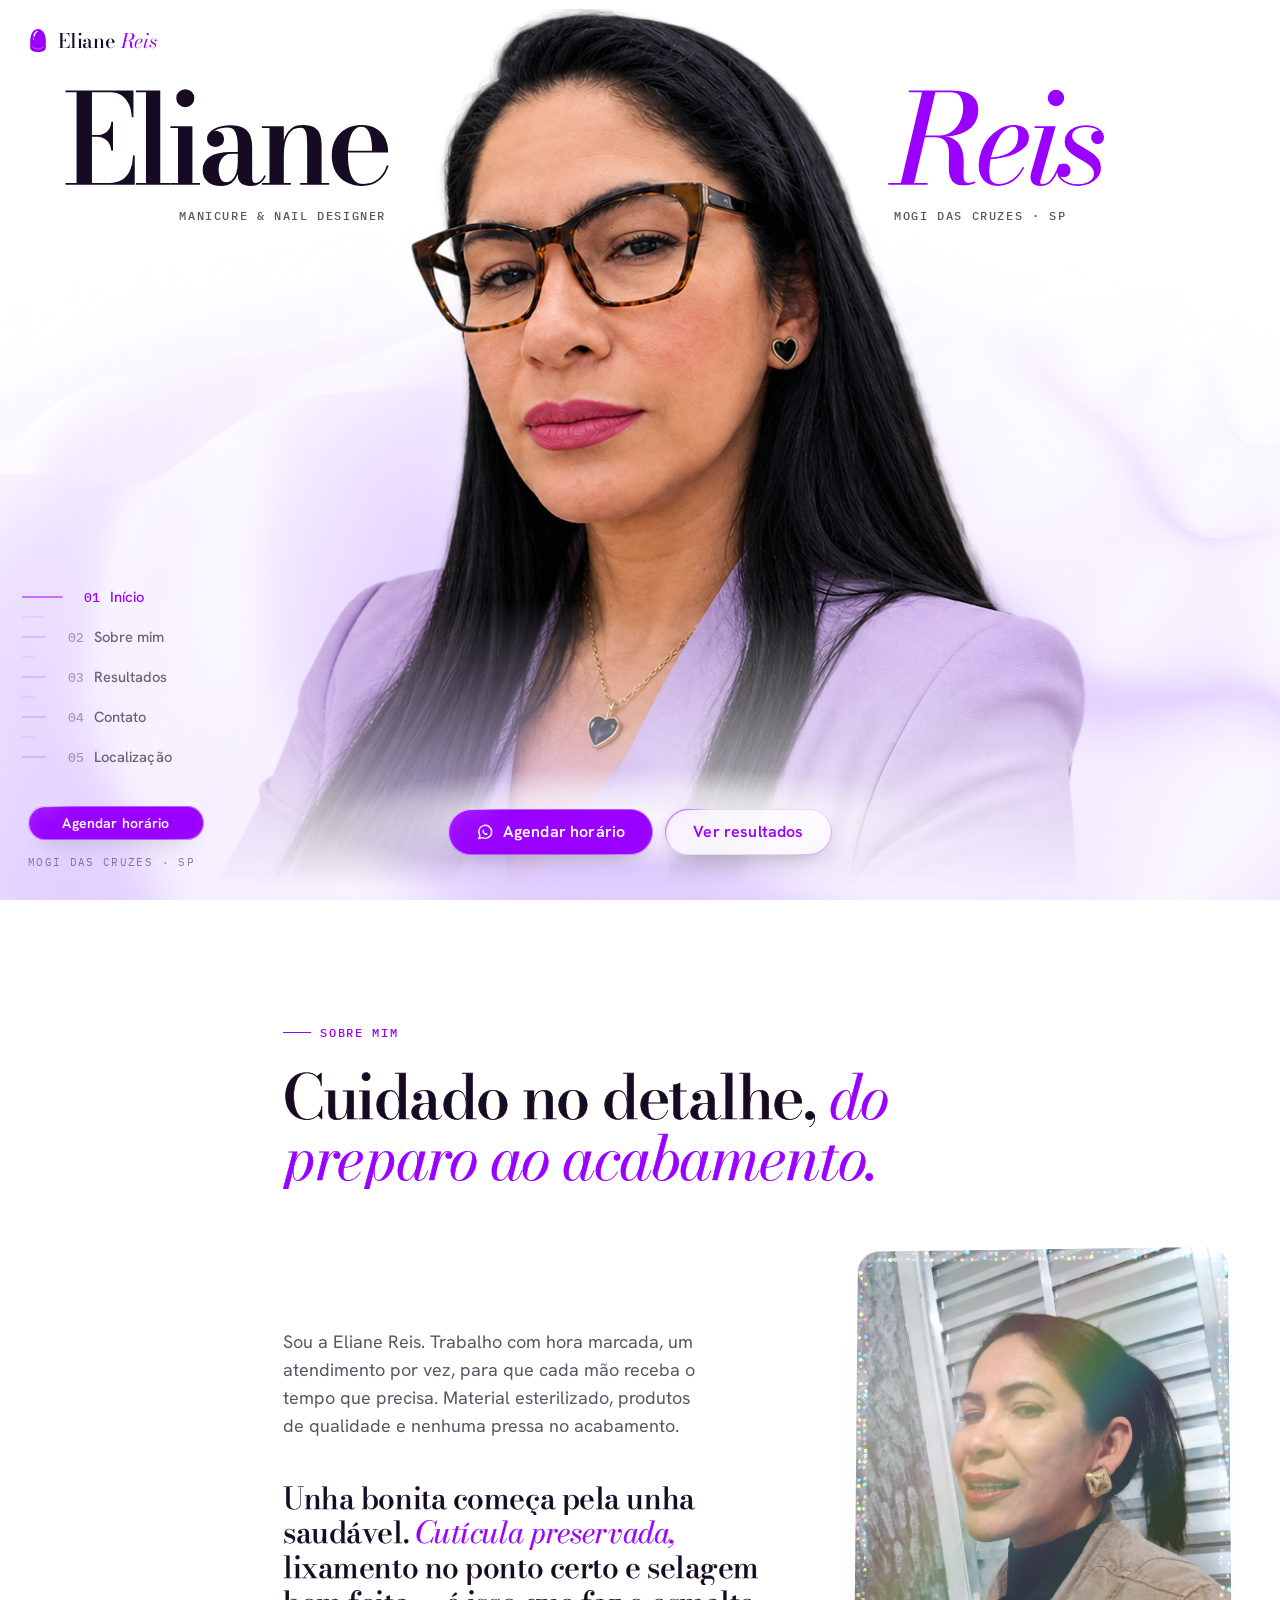
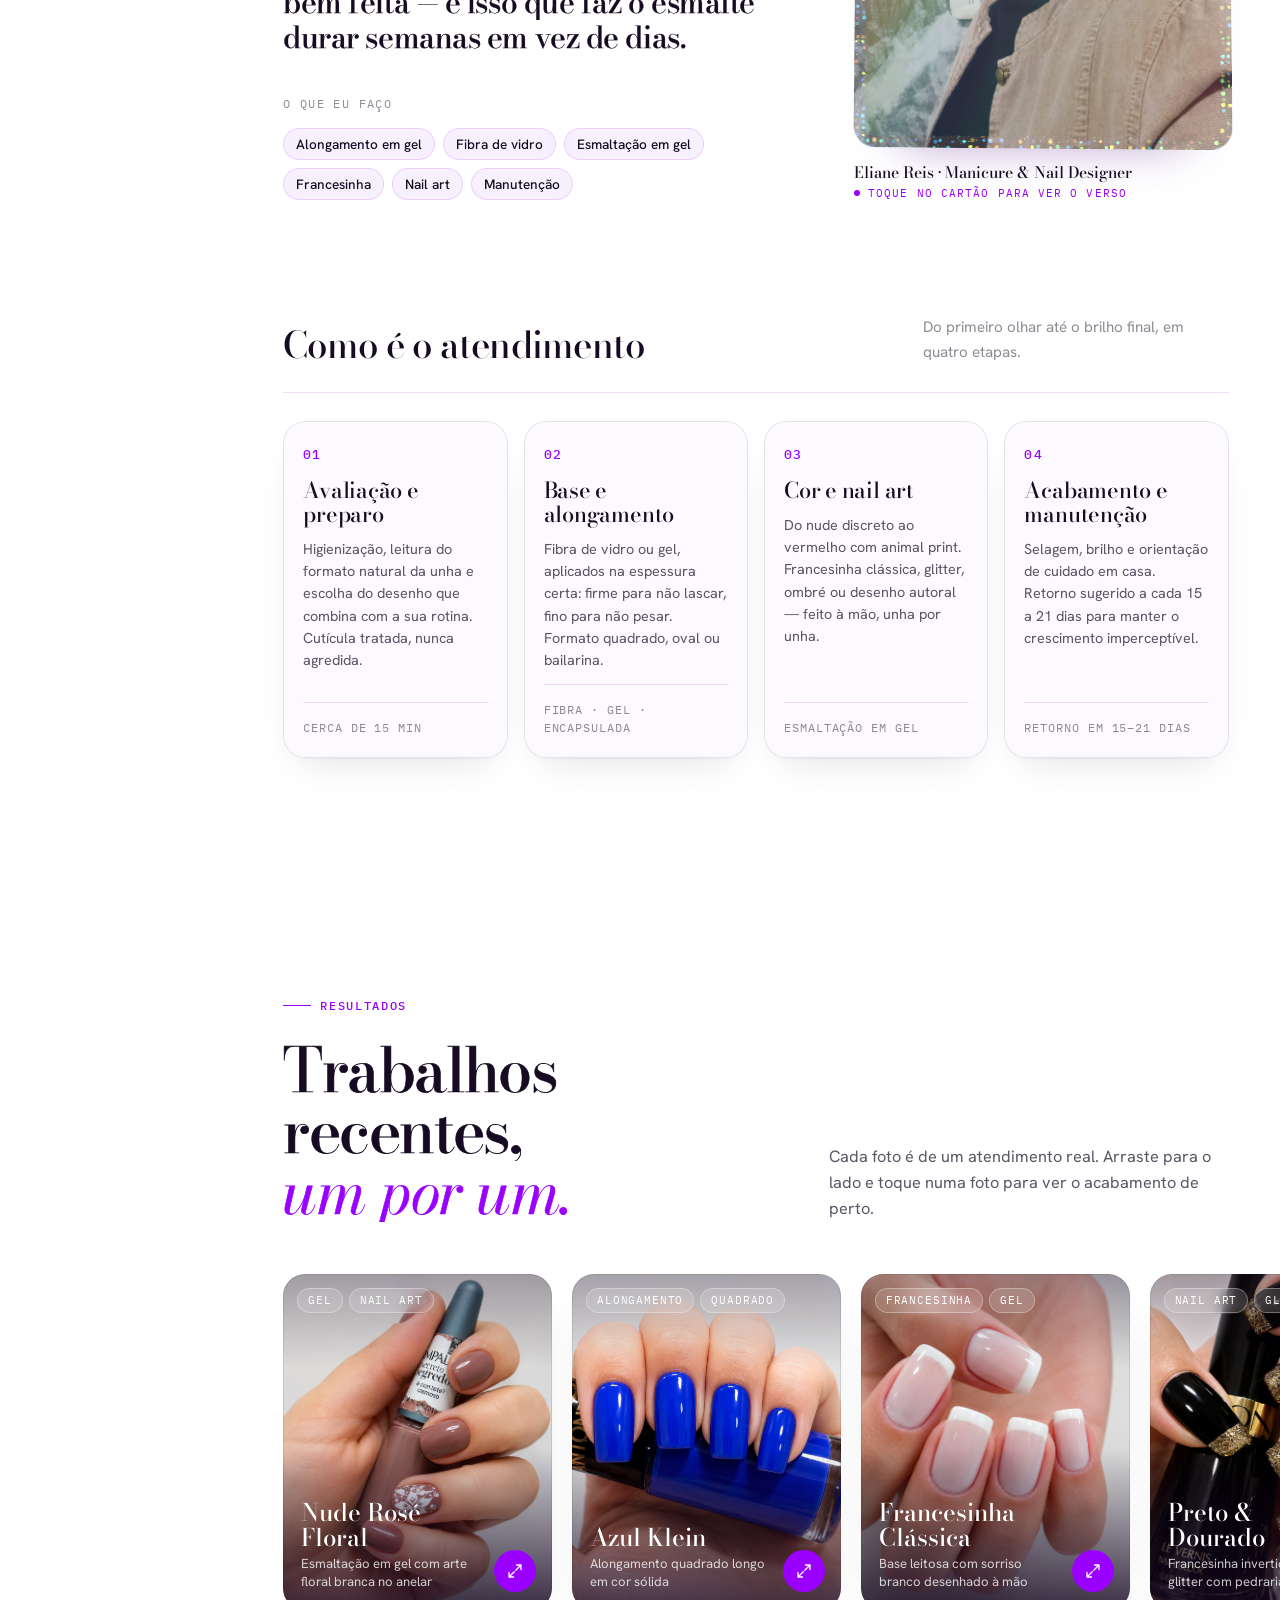
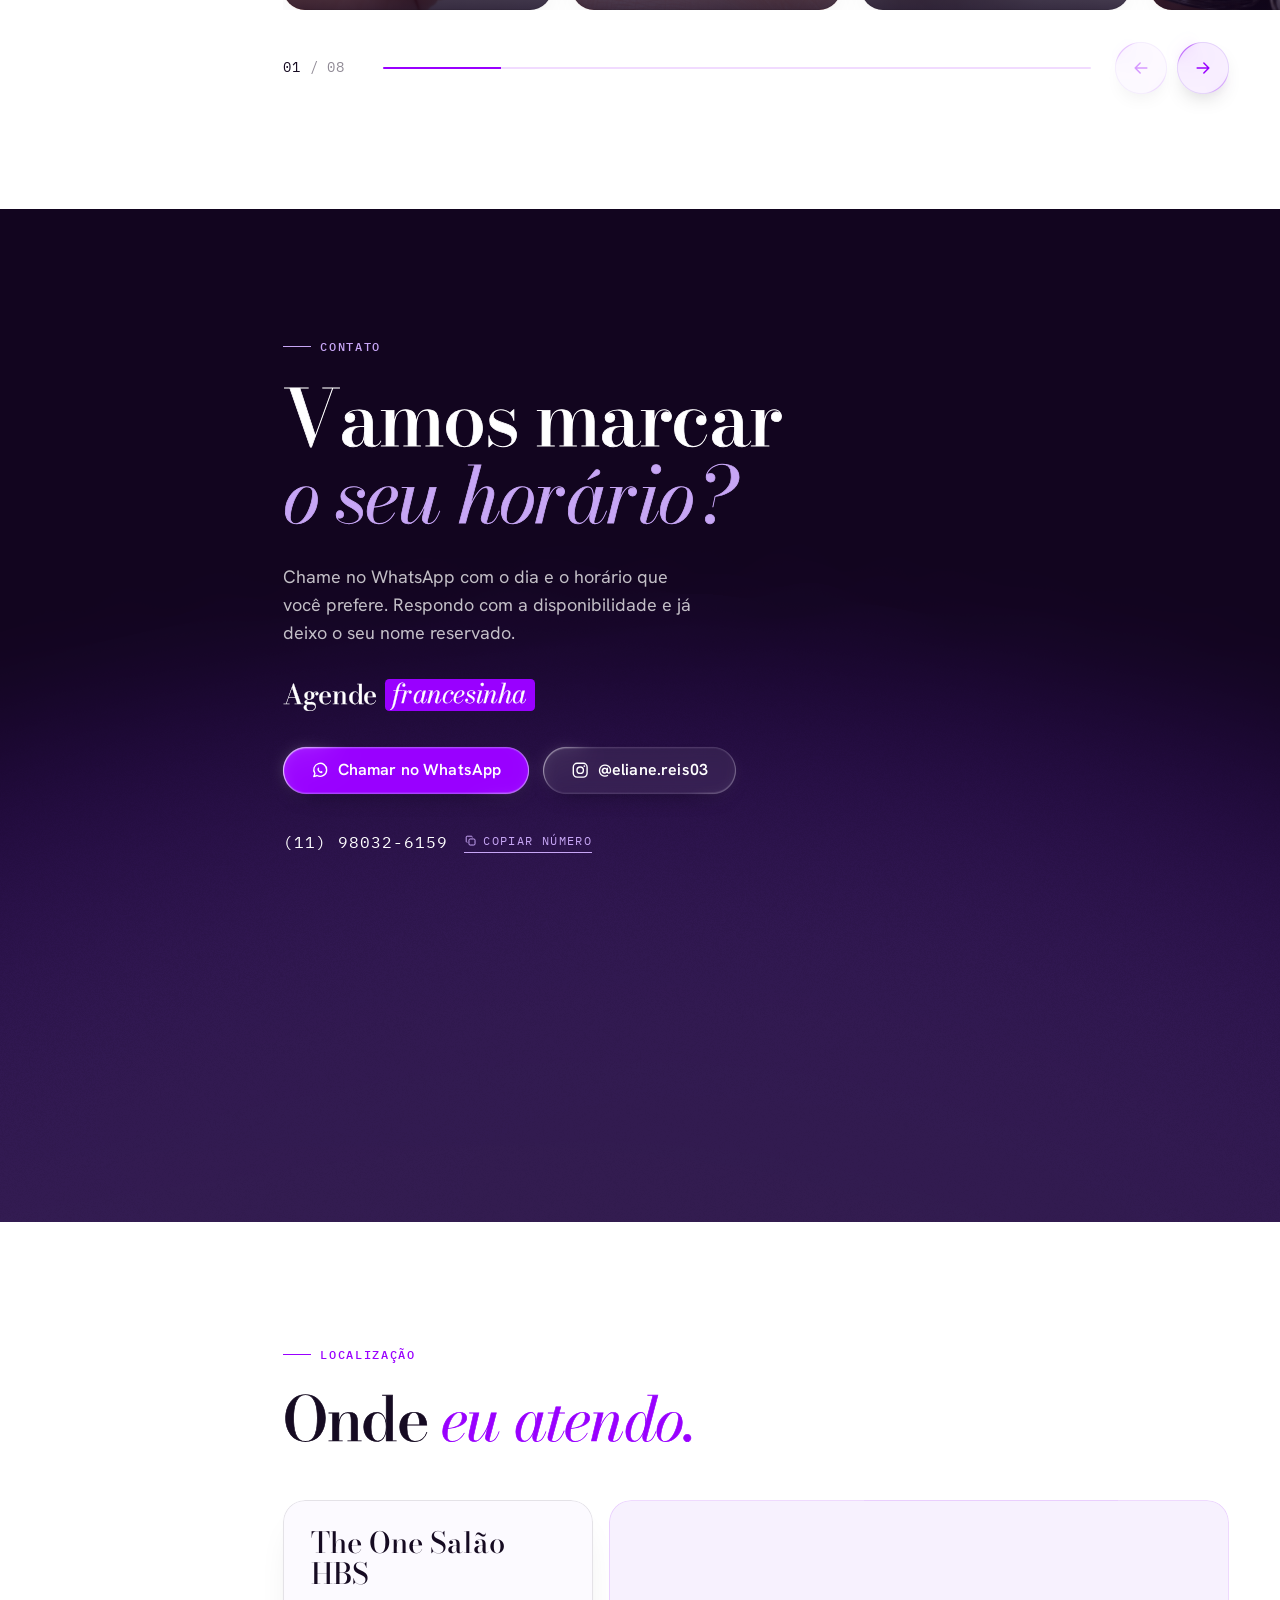
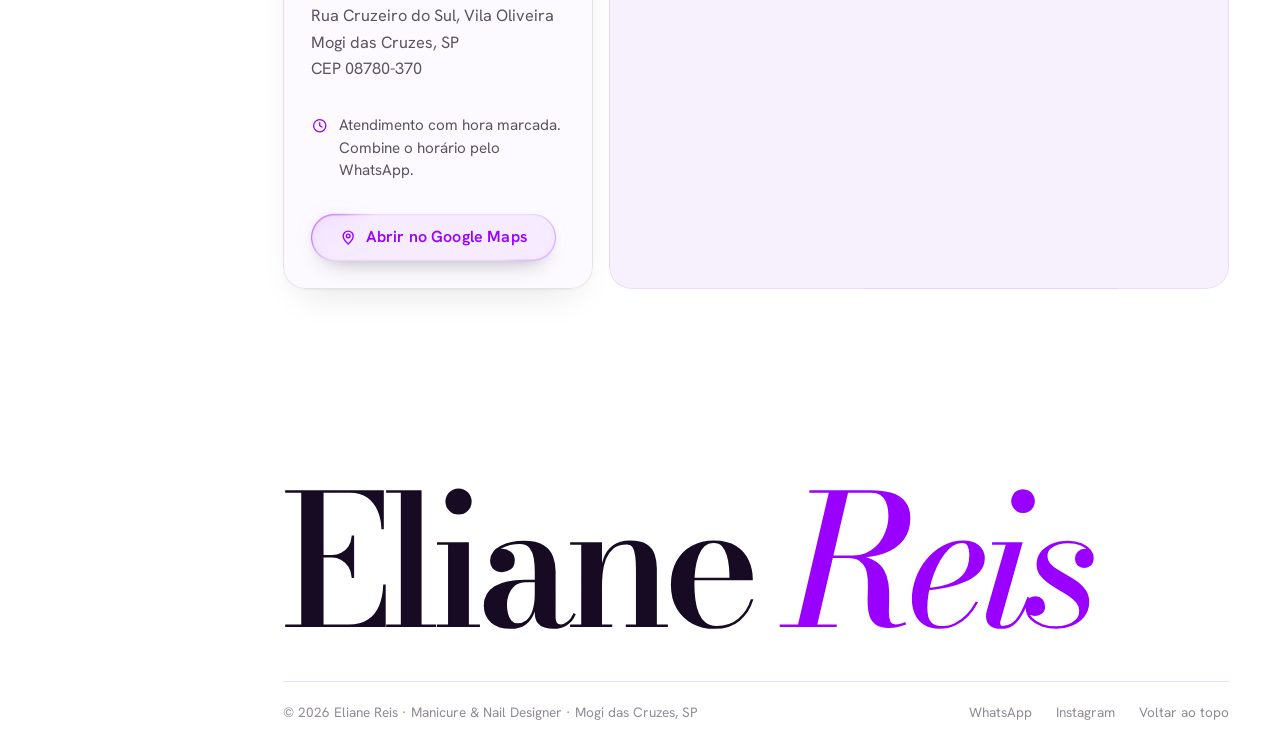
<file: index.html>
<!DOCTYPE html>
<html lang="pt-BR">
<head>
<meta charset="utf-8" />
<meta name="viewport" content="width=device-width, initial-scale=1, viewport-fit=cover" />
<title>Eliane Reis — Manicure &amp; Nail Designer</title>
<meta name="description" content="Portfólio de Eliane Reis, manicure e nail designer. Alongamento em gel e fibra, esmaltação em gel, francesinha e nail art com hora marcada em Mogi das Cruzes, SP." />
<meta property="og:title" content="Eliane Reis — Manicure &amp; Nail Designer" />
<meta property="og:description" content="Alongamento, esmaltação em gel e nail art com acabamento que dura semanas. Atendimento com hora marcada em Mogi das Cruzes, SP." />
<meta property="og:type" content="website" />
<meta property="og:image" content="assets/hero.jpg" />
<meta name="theme-color" content="#ffffff" />
<script>
  /* Esconde só o que vai ser animado; se o JS não rodar, tudo reaparece. */
  document.documentElement.classList.add("js-anim");
  setTimeout(function () { document.documentElement.classList.remove("js-anim"); }, 4000);
</script>
<link rel="icon" href="data:image/svg+xml,%3Csvg xmlns='http://www.w3.org/2000/svg' viewBox='0 0 32 40'%3E%3Cpath d='M16 1.5C23.5 1.5 28.5 10.5 28.5 20.5V31c0 4.5-5.7 7.5-12.5 7.5S3.5 35.5 3.5 31V20.5C3.5 10.5 8.5 1.5 16 1.5Z' fill='%239900FF'/%3E%3Cpath d='M9.5 13c.8-3.8 2.7-6.6 5.1-7.8' stroke='%23fff' stroke-width='2.2' stroke-linecap='round' fill='none'/%3E%3C/svg%3E" />
<link rel="preconnect" href="https://fonts.googleapis.com" />
<link rel="preconnect" href="https://fonts.gstatic.com" crossorigin="" />
<link rel="stylesheet" href="https://fonts.googleapis.com/css2?family=Bodoni+Moda:ital,opsz,wght@0,6..96,400..700;1,6..96,400..700&amp;family=Hanken+Grotesk:wght@400;500;600&amp;family=IBM+Plex+Mono:wght@400;500&amp;display=swap" />
<link rel="stylesheet" href="css/vendor/lenis-1.3.4.css" />
<link rel="stylesheet" href="css/vendor/swiper-bundle-11.2.6.min.css" />
<link rel="stylesheet" href="css/components.css" />
<link rel="stylesheet" href="css/style.css" />
<script type="application/ld+json">
{
  "@context": "https://schema.org",
  "@type": "NailSalon",
  "name": "Eliane Reis — Manicure & Nail Designer",
  "description": "Alongamento em gel e fibra de vidro, esmaltação em gel, francesinha e nail art, com hora marcada em Mogi das Cruzes, SP.",
  "image": "assets/hero.jpg",
  "telephone": "+5511980326159",
  "priceRange": "$$",
  "address": {
    "@type": "PostalAddress",
    "streetAddress": "Rua Cruzeiro do Sul",
    "addressLocality": "Mogi das Cruzes",
    "addressRegion": "SP",
    "postalCode": "08780-370",
    "addressCountry": "BR"
  },
  "geo": { "@type": "GeoCoordinates", "latitude": -23.5220993, "longitude": -46.179883 },
  "location": { "@type": "Place", "name": "The One Salão HBS" },
  "founder": { "@type": "Person", "name": "Eliane Reis", "jobTitle": "Manicure e Nail Designer" },
  "sameAs": ["https://www.instagram.com/eliane.reis03/", "https://wa.me/5511980326159"],
  "makesOffer": [
    { "@type": "Offer", "itemOffered": { "@type": "Service", "name": "Alongamento em gel" } },
    { "@type": "Offer", "itemOffered": { "@type": "Service", "name": "Alongamento em fibra de vidro" } },
    { "@type": "Offer", "itemOffered": { "@type": "Service", "name": "Esmaltação em gel" } },
    { "@type": "Offer", "itemOffered": { "@type": "Service", "name": "Francesinha" } },
    { "@type": "Offer", "itemOffered": { "@type": "Service", "name": "Nail art" } },
    { "@type": "Offer", "itemOffered": { "@type": "Service", "name": "Manutenção" } }
  ]
}
</script>
</head>
<body>

<!-- ======================= SVG: LOGOTIPO E ÍCONES ======================= -->
<svg class="svg-sprite" xmlns="http://www.w3.org/2000/svg" aria-hidden="true" focusable="false">
  <!-- Marca: unha amendoada com o reflexo do gel e a linha da cutícula -->
  <symbol id="mark-nail" viewBox="0 0 32 40">
    <path d="M16 1.5C23.5 1.5 28.5 10.5 28.5 20.5V31c0 4.5-5.7 7.5-12.5 7.5S3.5 35.5 3.5 31V20.5C3.5 10.5 8.5 1.5 16 1.5Z" fill="currentColor"/>
    <path d="M9.5 13c.8-3.8 2.7-6.6 5.1-7.8" stroke="#fff" stroke-width="2.2" stroke-linecap="round" fill="none"/>
    <path d="M8.9 17.6h.01" stroke="#fff" stroke-width="2.2" stroke-linecap="round" fill="none"/>
    <path d="M7.6 30.4c2.4 2 5.2 3 8.4 3s6-1 8.4-3" stroke="#fff" stroke-opacity=".42" stroke-width="1.4" stroke-linecap="round" fill="none"/>
  </symbol>
  <symbol id="i-whatsapp" viewBox="0 0 24 24">
    <path d="M20.4 11.6a8.4 8.4 0 0 1-12.5 7.3L3.6 20.4l1.5-4.2A8.4 8.4 0 1 1 20.4 11.6Z" stroke="currentColor" stroke-width="1.8" stroke-linejoin="round" fill="none"/>
    <path d="M9 8.6c.5-.2 1 0 1.2.5l.5 1.1c.1.3 0 .6-.2.8l-.4.4c.5 1 1.3 1.8 2.3 2.3l.4-.4c.2-.2.5-.3.8-.2l1.1.5c.5.2.7.7.5 1.2-.3.7-1 1.2-1.8 1.1-2.6-.3-4.8-2.5-5.1-5.1-.1-.8.3-1.5 1-1.8Z" fill="currentColor"/>
  </symbol>
  <symbol id="i-instagram" viewBox="0 0 24 24">
    <rect x="3" y="3" width="18" height="18" rx="5" fill="none" stroke="currentColor" stroke-width="1.8"/>
    <circle cx="12" cy="12" r="4.2" fill="none" stroke="currentColor" stroke-width="1.8"/>
    <circle cx="17.4" cy="6.6" r="1.2" fill="currentColor"/>
  </symbol>
  <symbol id="i-pin" viewBox="0 0 24 24">
    <path d="M12 21s6.5-5.6 6.5-10.4A6.5 6.5 0 0 0 5.5 10.6C5.5 15.4 12 21 12 21Z" stroke="currentColor" stroke-width="1.8" stroke-linejoin="round" fill="none"/>
    <circle cx="12" cy="10.4" r="2.4" stroke="currentColor" stroke-width="1.8" fill="none"/>
  </symbol>
  <symbol id="i-clock" viewBox="0 0 24 24">
    <circle cx="12" cy="12" r="8.4" stroke="currentColor" stroke-width="1.8" fill="none"/>
    <path d="M12 7.6V12l3 1.8" stroke="currentColor" stroke-width="1.8" stroke-linecap="round" stroke-linejoin="round" fill="none"/>
  </symbol>
  <symbol id="i-arrow-up-right" viewBox="0 0 24 24">
    <path d="M7 17 17 7M9 7h8v8" stroke="currentColor" stroke-width="2" stroke-linecap="round" stroke-linejoin="round" fill="none"/>
  </symbol>
  <symbol id="i-arrow-left" viewBox="0 0 24 24">
    <path d="M19 12H5m6-6-6 6 6 6" stroke="currentColor" stroke-width="1.8" stroke-linecap="round" stroke-linejoin="round" fill="none"/>
  </symbol>
  <symbol id="i-arrow-right" viewBox="0 0 24 24">
    <path d="M5 12h14m-6-6 6 6-6 6" stroke="currentColor" stroke-width="1.8" stroke-linecap="round" stroke-linejoin="round" fill="none"/>
  </symbol>
  <symbol id="i-expand" viewBox="0 0 24 24">
    <path d="M14 4h6v6M10 20H4v-6M20 4l-7 7M4 20l7-7" stroke="currentColor" stroke-width="1.8" stroke-linecap="round" stroke-linejoin="round" fill="none"/>
  </symbol>
  <symbol id="i-copy" viewBox="0 0 24 24">
    <rect x="9" y="9" width="11" height="11" rx="2.2" stroke="currentColor" stroke-width="1.8" fill="none"/>
    <path d="M15 5.6A1.6 1.6 0 0 0 13.4 4H5.6A1.6 1.6 0 0 0 4 5.6v7.8A1.6 1.6 0 0 0 5.6 15" stroke="currentColor" stroke-width="1.8" stroke-linecap="round" fill="none"/>
  </symbol>
  <symbol id="i-check" viewBox="0 0 24 24">
    <path d="m5 12.5 4.5 4.5L19 7.5" stroke="currentColor" stroke-width="2" stroke-linecap="round" stroke-linejoin="round" fill="none"/>
  </symbol>
  <symbol id="i-close" viewBox="0 0 24 24">
    <path d="M6 6l12 12M18 6 6 18" stroke="currentColor" stroke-width="1.8" stroke-linecap="round" fill="none"/>
  </symbol>
</svg>

<a class="skip-link" href="#sobre">Pular para o conteúdo</a>

<!-- Fundo animado do site inteiro (GradientWaves, modo claro) -->
<div class="site-waves" aria-hidden="true"></div>

<!-- ======================= BARRA DO CELULAR =======================
     Só aparece em telas estreitas: a mesma marca do computador e o botão
     que abre a barra lateral como gaveta. -->
<header class="m-bar">
  <a class="brand" href="#inicio" aria-label="Eliane Reis — voltar ao início">
    <svg class="brand-mark" aria-hidden="true"><use href="#mark-nail"/></svg>
    <span class="brand-name">Eliane <em>Reis</em></span>
  </a>
  <button type="button" class="m-bar-toggle" aria-expanded="false" aria-controls="menu-lateral">
    <span class="m-bar-lines" aria-hidden="true"><i></i><i></i></span>Menu
  </button>
</header>
<div class="rail-scrim" data-menu-close aria-hidden="true"></div>

<!-- ======================= NAVEGAÇÃO LATERAL ======================= -->
<aside class="rail" id="menu-lateral" aria-label="Menu do site">
  <button type="button" class="rail-close" data-menu-close aria-label="Fechar menu"><svg class="icon" aria-hidden="true"><use href="#i-close"/></svg></button>
  <a class="brand" href="#inicio" aria-label="Eliane Reis — voltar ao início">
    <svg class="brand-mark" aria-hidden="true"><use href="#mark-nail"/></svg>
    <span class="brand-name">Eliane <em>Reis</em></span>
  </a>
  <div class="rail-nav" data-line-sidebar="rail"></div>
  <div class="rail-foot">
    <a class="rail-cta" data-specular="primary" data-size="sm" href="https://wa.me/5511980326159" target="_blank" rel="noopener">Agendar horário</a>
    <p class="rail-meta">Mogi das Cruzes · SP</p>
  </div>
</aside>

<main id="conteudo">

  <!-- ---------------- INÍCIO ---------------- -->
  <section id="inicio" class="hero" aria-label="Início">
    <!-- Nome em escala de capa de revista, atrás da foto -->
    <div class="hero-top">
      <h1 class="hero-masthead">
        <span class="mast-fold" data-fold="masthead">Eliane <em>Reis</em></span>
        <span class="sr-only"> — Manicure &amp; Nail Designer em Mogi das Cruzes</span>
      </h1>
      <div class="hero-meta" aria-hidden="true">
        <p>Manicure &amp; <span class="nb">Nail Designer</span></p>
        <p><span class="nb">Mogi das Cruzes</span> <span class="sep">·</span> SP</p>
      </div>
    </div>

    <div class="hero-figure">
      <img class="hero-portrait" src="assets/png1.png" alt="Eliane Reis, manicure e nail designer, de blazer lilás" width="1671" height="941" fetchpriority="high" decoding="async" />
    </div>

    <div class="hero-bottom">
      <div class="hero-actions">
        <a data-specular="primary" data-size="md" href="https://wa.me/5511980326159" target="_blank" rel="noopener">
          <svg class="icon" aria-hidden="true"><use href="#i-whatsapp"/></svg>Agendar horário
        </a>
        <a data-specular="glass" data-size="md" href="#resultados">Ver resultados</a>
      </div>
    </div>
  </section>

  <!-- ---------------- SOBRE MIM ---------------- -->
  <section id="sobre" class="section section--about">
    <div class="shell">
      <header class="about-head">
        <p class="eyebrow">Sobre mim</p>
        <h2 class="display" data-split>Cuidado no detalhe, <em>do preparo ao acabamento.</em></h2>
      </header>

      <div class="about-grid">
        <div class="about-copy">
          <p class="lead" data-split-lines>
            Sou a Eliane Reis. Trabalho com hora marcada, um atendimento por vez, para que cada mão receba o tempo que precisa. Material esterilizado, produtos de qualidade e nenhuma pressa no acabamento.
          </p>
          <p class="statement" data-split>
            Unha bonita começa pela unha saudável. <em>Cutícula preservada,</em> lixamento no ponto certo e selagem bem feita — é isso que faz o esmalte durar semanas em vez de dias.
          </p>
          <div class="services">
            <p class="services-label">O que eu faço</p>
            <ul class="services-list">
              <li>Alongamento em gel</li>
              <li>Fibra de vidro</li>
              <li>Esmaltação em gel</li>
              <li>Francesinha</li>
              <li>Nail art</li>
              <li>Manutenção</li>
            </ul>
          </div>
        </div>

        <!-- HoloCard: frente com a foto, verso com o cartão de visita -->
        <figure class="about-card">
          <div class="about-holo" data-holo>
            <img src="assets/sobre.jpg" alt="Eliane Reis no salão, sorrindo" width="1086" height="1448" loading="lazy" />
          </div>
          <figcaption class="about-card-caption">
            <span class="about-card-name">Eliane Reis · Manicure &amp; Nail Designer</span>
            <span class="about-card-hint">Toque no cartão para ver o verso</span>
          </figcaption>
        </figure>
      </div>

      <div class="process">
        <div class="process-head">
          <h3 class="process-title" data-split>Como é o atendimento</h3>
          <p class="process-note">Do primeiro olhar até o brilho final, em quatro etapas.</p>
        </div>
        <div class="process-rule" aria-hidden="true"><span></span></div>
        <ol class="process-list">
          <li class="process-card" data-spotlight="light">
            <span class="process-step">01</span>
            <h4 class="process-card-title">Avaliação e preparo</h4>
            <p class="process-card-text">Higienização, leitura do formato natural da unha e escolha do desenho que combina com a sua rotina. Cutícula tratada, nunca agredida.</p>
            <p class="process-meta">Cerca de 15 min</p>
          </li>
          <li class="process-card" data-spotlight="light">
            <span class="process-step">02</span>
            <h4 class="process-card-title">Base e alongamento</h4>
            <p class="process-card-text">Fibra de vidro ou gel, aplicados na espessura certa: firme para não lascar, fino para não pesar. Formato quadrado, oval ou bailarina.</p>
            <p class="process-meta">Fibra · Gel · Encapsulada</p>
          </li>
          <li class="process-card" data-spotlight="light">
            <span class="process-step">03</span>
            <h4 class="process-card-title">Cor e nail art</h4>
            <p class="process-card-text">Do nude discreto ao vermelho com animal print. Francesinha clássica, glitter, ombré ou desenho autoral — feito à mão, unha por unha.</p>
            <p class="process-meta">Esmaltação em gel</p>
          </li>
          <li class="process-card" data-spotlight="light">
            <span class="process-step">04</span>
            <h4 class="process-card-title">Acabamento e manutenção</h4>
            <p class="process-card-text">Selagem, brilho e orientação de cuidado em casa. Retorno sugerido a cada 15 a 21 dias para manter o crescimento imperceptível.</p>
            <p class="process-meta">Retorno em 15–21 dias</p>
          </li>
        </ol>
      </div>
    </div>
  </section>

  <!-- ---------------- RESULTADOS ---------------- -->
  <section id="resultados" class="section section--works">
    <div class="shell">
      <header class="works-head">
        <div>
          <p class="eyebrow">Resultados</p>
          <h2 class="display" data-split>Trabalhos recentes, <em>um por um.</em></h2>
        </div>
        <p class="works-intro">Cada foto é de um atendimento real. Arraste para o lado e toque numa foto para ver o acabamento de perto.</p>
      </header>
    </div>

    <div class="works-swiper swiper">
      <div class="swiper-wrapper">
        <div class="swiper-slide">
          <button type="button" class="work-card" data-spotlight="photo" aria-label="Ampliar: Nude Rosé Floral">
            <img class="work-image" src="assets/r1.jpg" alt="Unhas nude rosé com arte floral branca" width="1111" height="1416" />
            <span class="work-tags" aria-hidden="true"><span>Gel</span><span>Nail art</span></span>
            <span class="work-meta" aria-hidden="true"><span class="work-title">Nude Rosé Floral</span><span class="work-sub">Esmaltação em gel com arte floral branca no anelar</span></span>
            <span class="work-zoom" aria-hidden="true"><svg><use href="#i-expand"/></svg></span>
          </button>
        </div>
        <div class="swiper-slide">
          <button type="button" class="work-card" data-spotlight="photo" aria-label="Ampliar: Azul Klein">
            <img class="work-image" src="assets/r2.jpg" alt="Alongamento quadrado azul intenso" width="1173" height="1341" />
            <span class="work-tags" aria-hidden="true"><span>Alongamento</span><span>Quadrado</span></span>
            <span class="work-meta" aria-hidden="true"><span class="work-title">Azul Klein</span><span class="work-sub">Alongamento quadrado longo em cor sólida</span></span>
            <span class="work-zoom" aria-hidden="true"><svg><use href="#i-expand"/></svg></span>
          </button>
        </div>
        <div class="swiper-slide">
          <button type="button" class="work-card" data-spotlight="photo" aria-label="Ampliar: Francesinha Clássica">
            <img class="work-image" src="assets/r3.jpg" alt="Francesinha clássica em unhas quadradas" width="1153" height="1364" />
            <span class="work-tags" aria-hidden="true"><span>Francesinha</span><span>Gel</span></span>
            <span class="work-meta" aria-hidden="true"><span class="work-title">Francesinha Clássica</span><span class="work-sub">Base leitosa com sorriso branco desenhado à mão</span></span>
            <span class="work-zoom" aria-hidden="true"><svg><use href="#i-expand"/></svg></span>
          </button>
        </div>
        <div class="swiper-slide">
          <button type="button" class="work-card" data-spotlight="photo" aria-label="Ampliar: Preto e Dourado">
            <img class="work-image" src="assets/r4.jpg" alt="Unhas pretas com pontas de glitter dourado" width="1112" height="1414" />
            <span class="work-tags" aria-hidden="true"><span>Nail art</span><span>Glitter</span></span>
            <span class="work-meta" aria-hidden="true"><span class="work-title">Preto &amp; Dourado</span><span class="work-sub">Francesinha invertida em glitter com pedraria</span></span>
            <span class="work-zoom" aria-hidden="true"><svg><use href="#i-expand"/></svg></span>
          </button>
        </div>
        <div class="swiper-slide">
          <button type="button" class="work-card" data-spotlight="photo" aria-label="Ampliar: Roxo Intenso">
            <img class="work-image" src="assets/r5.jpg" alt="Unhas em roxo intenso" width="1413" height="1113" loading="lazy" />
            <span class="work-tags" aria-hidden="true"><span>Gel</span><span>Cor sólida</span></span>
            <span class="work-meta" aria-hidden="true"><span class="work-title">Roxo Intenso</span><span class="work-sub">Esmaltação em gel com cobertura em duas demãos</span></span>
            <span class="work-zoom" aria-hidden="true"><svg><use href="#i-expand"/></svg></span>
          </button>
        </div>
        <div class="swiper-slide">
          <button type="button" class="work-card" data-spotlight="photo" aria-label="Ampliar: Azul Meia-Noite">
            <img class="work-image" src="assets/r6.jpg" alt="Unhas azul meia-noite com brilho cintilante" width="1386" height="1135" loading="lazy" />
            <span class="work-tags" aria-hidden="true"><span>Gel</span><span>Cintilante</span></span>
            <span class="work-meta" aria-hidden="true"><span class="work-title">Azul Meia-Noite</span><span class="work-sub">Esmalte com micro-glitter e selagem espelhada</span></span>
            <span class="work-zoom" aria-hidden="true"><svg><use href="#i-expand"/></svg></span>
          </button>
        </div>
        <div class="swiper-slide">
          <button type="button" class="work-card" data-spotlight="photo" aria-label="Ampliar: Branco Leitoso">
            <img class="work-image" src="assets/r7.jpg" alt="Unhas branco leitoso com glitter prateado degradê" width="1494" height="1053" loading="lazy" />
            <span class="work-tags" aria-hidden="true"><span>Ombré</span><span>Glitter</span></span>
            <span class="work-meta" aria-hidden="true"><span class="work-title">Branco Leitoso</span><span class="work-sub">Degradê de glitter prateado sobre base translúcida</span></span>
            <span class="work-zoom" aria-hidden="true"><svg><use href="#i-expand"/></svg></span>
          </button>
        </div>
        <div class="swiper-slide">
          <button type="button" class="work-card" data-spotlight="photo" aria-label="Ampliar: Vermelho Animal Print">
            <img class="work-image" src="assets/r8.jpg" alt="Unhas vermelhas com nail art animal print" width="1500" height="1033" loading="lazy" />
            <span class="work-tags" aria-hidden="true"><span>Nail art</span><span>Animal print</span></span>
            <span class="work-meta" aria-hidden="true"><span class="work-title">Vermelho Animal Print</span><span class="work-sub">Listras pretas feitas à mão livre sobre vermelho</span></span>
            <span class="work-zoom" aria-hidden="true"><svg><use href="#i-expand"/></svg></span>
          </button>
        </div>
      </div>
    </div>

    <div class="shell works-controls">
      <p class="works-counter" aria-live="polite"><span class="works-current">01</span><span class="works-total"> / 08</span></p>
      <div class="works-progress" aria-hidden="true"></div>
      <div class="works-arrows">
        <button type="button" class="works-prev" data-specular="light" data-size="round" aria-label="Foto anterior"><svg class="icon" aria-hidden="true"><use href="#i-arrow-left"/></svg></button>
        <button type="button" class="works-next" data-specular="light" data-size="round" aria-label="Próxima foto"><svg class="icon" aria-hidden="true"><use href="#i-arrow-right"/></svg></button>
      </div>
    </div>
  </section>

  <!-- ---------------- CONTATO ---------------- -->
  <section id="contato" class="section section--contact" data-theme="dark">
    <div class="contact-waves" aria-hidden="true"></div>
    <div class="shell contact-inner">
      <p class="eyebrow eyebrow--light">Contato</p>
      <h2 class="display display--xl"><span data-fold="contact">Vamos marcar <em>o seu horário?</em></span></h2>
      <p class="lead lead--light" data-split-lines>
        Chame no WhatsApp com o dia e o horário que você prefere. Respondo com a disponibilidade e já deixo o seu nome reservado.
      </p>
      <p class="contact-services">
        <span>Agende</span>
        <span class="rotating" data-rotating='["alongamento em gel","fibra de vidro","esmaltação em gel","francesinha","nail art","manutenção"]'>alongamento em gel</span>
      </p>
      <div class="contact-actions">
        <a data-specular="primary" data-size="md" href="https://wa.me/5511980326159" target="_blank" rel="noopener">
          <svg class="icon" aria-hidden="true"><use href="#i-whatsapp"/></svg>Chamar no WhatsApp
        </a>
        <a data-specular="dark" data-size="md" href="https://www.instagram.com/eliane.reis03/" target="_blank" rel="noopener">
          <svg class="icon" aria-hidden="true"><use href="#i-instagram"/></svg>@eliane.reis03
        </a>
      </div>
      <button type="button" class="copy-phone" data-phone="11980326159">
        <span class="copy-phone-number">(11) 98032-6159</span>
        <span class="copy-phone-action"><svg class="icon" aria-hidden="true"><use href="#i-copy"/></svg><span class="copy-phone-text">Copiar número</span></span>
      </button>
    </div>
  </section>

  <!-- ---------------- LOCALIZAÇÃO ---------------- -->
  <section id="localizacao" class="section section--map">
    <div class="shell">
      <header class="map-head">
        <p class="eyebrow">Localização</p>
        <h2 class="display" data-split>Onde <em>eu atendo.</em></h2>
      </header>
      <div class="map-grid">
        <div class="map-card" data-spotlight="light">
          <div>
            <p class="map-place">The One Salão HBS</p>
            <address class="map-address">
              Rua Cruzeiro do Sul, Vila Oliveira<br />
              Mogi das Cruzes, SP<br />
              CEP 08780-370
            </address>
          </div>
          <p class="map-row">
            <svg class="icon" aria-hidden="true"><use href="#i-clock"/></svg>
            <span>Atendimento com hora marcada. Combine o horário pelo WhatsApp.</span>
          </p>
          <a data-specular="light" data-size="md" href="https://www.google.com/maps/place/The+One+Sal%C3%A3o+HBS/@-23.5220944,-46.1824579,17z/data=!3m1!4b1!4m6!3m5!1s0x94cdd837f1c5786d:0x7f0d482ed28167f4!8m2!3d-23.5220993!4d-46.179883!16s%2Fg%2F11f3shpngb" target="_blank" rel="noopener">
            <svg class="icon" aria-hidden="true"><use href="#i-pin"/></svg>Abrir no Google Maps
          </a>
        </div>
        <div class="map-frame">
          <iframe title="Mapa — The One Salão HBS, Mogi das Cruzes" src="https://www.google.com/maps?q=-23.5220993,-46.179883&amp;z=17&amp;hl=pt-BR&amp;output=embed" loading="lazy" referrerpolicy="no-referrer-when-downgrade" allowfullscreen=""></iframe>
        </div>
      </div>
    </div>
  </section>

</main>

<!-- ======================= RODAPÉ ======================= -->
<footer class="site-footer">
  <div class="shell">
    <p class="footer-mark" aria-hidden="true"><span data-fold="footer">Eliane <em>Reis</em></span></p>
    <div class="footer-bar">
      <p>© <span data-year>2026</span> Eliane Reis · Manicure &amp; Nail Designer · Mogi das Cruzes, SP</p>
      <nav class="footer-links" aria-label="Rodapé">
        <a href="https://wa.me/5511980326159" target="_blank" rel="noopener">WhatsApp</a>
        <a href="https://www.instagram.com/eliane.reis03/" target="_blank" rel="noopener">Instagram</a>
        <a href="#inicio">Voltar ao topo</a>
      </nav>
    </div>
  </div>
</footer>

<!-- ======================= VISUALIZADOR DE FOTO (GSAP Flip) ======================= -->
<div class="lightbox" role="dialog" aria-modal="true" aria-labelledby="lightbox-title" hidden>
  <div class="lightbox-backdrop" data-lightbox-close></div>
  <figure class="lightbox-figure">
    <div class="lightbox-stage"><img class="lightbox-image" src="assets/r1.jpg" alt="" width="1111" height="1416" /></div>
    <figcaption class="lightbox-caption">
      <span class="lightbox-tags"></span>
      <span class="lightbox-title" id="lightbox-title"></span>
      <span class="lightbox-sub"></span>
      <a class="lightbox-link" href="https://www.instagram.com/eliane.reis03/" target="_blank" rel="noopener">Mais trabalhos no Instagram <svg class="icon" aria-hidden="true"><use href="#i-arrow-up-right"/></svg></a>
    </figcaption>
  </figure>
  <button type="button" class="lightbox-close" data-lightbox-close aria-label="Fechar foto"><svg class="icon" aria-hidden="true"><use href="#i-close"/></svg></button>
</div>

<div class="toast" role="status" aria-live="polite"></div>

<!-- ======================= BIBLIOTECAS (cópias locais em js/vendor) ======================= -->
<script src="js/vendor/jquery-3.7.1.min.js"></script>
<script src="js/vendor/gsap-3.13.0.min.js"></script>
<script src="js/vendor/ScrollTrigger-3.13.0.min.js"></script>
<script src="js/vendor/SplitText-3.13.0.min.js"></script>
<script src="js/vendor/Flip-3.13.0.min.js"></script>
<script src="js/vendor/lenis-1.3.4.min.js"></script>
<script src="js/vendor/swiper-bundle-11.2.6.min.js"></script>

<!-- ======================= COMPONENTES (React Bits → JS puro) ======================= -->
<script src="js/components/rotating-text.js"></script>
<script src="js/components/line-sidebar.js"></script>
<script src="js/components/gradient-waves.js"></script>
<script src="js/components/specular-button.js"></script>
<script src="js/components/spotlight-card.js"></script>
<script src="js/components/holo-card.js"></script>
<script src="js/components/fold-text.js"></script>
<script src="js/holo-assets.js"></script>

<script src="js/app.js"></script>
</body>
</html>
</file>
<file: css/vendor/lenis-1.3.4.css>
html.lenis,html.lenis body{height:auto}.lenis:not(.lenis-autoToggle).lenis-stopped{overflow:clip}.lenis.lenis-smooth [data-lenis-prevent]{overscroll-behavior:contain}.lenis.lenis-smooth iframe{pointer-events:none}.lenis.lenis-autoToggle{transition-property:overflow;transition-duration:1ms;transition-behavior:allow-discrete}
</file>
<file: css/components.css>
/* ============================================================
   CSS DOS COMPONENTES REACT BITS
   Copiado dos componentes originais (RotatingText, LineSidebar,
   GradientWaves, SpecularButton, SpotlightCard, HoloCard, FoldText).
   Os ajustes de identidade visual ficam em style.css, carregado depois.
   ============================================================ */

/* ---------- RotatingText ---------- */
.text-rotate {
  display: flex;
  flex-wrap: wrap;
  white-space: pre-wrap;
  position: relative;
}

.text-rotate-sr-only {
  position: absolute;
  width: 1px;
  height: 1px;
  padding: 0;
  margin: -1px;
  overflow: hidden;
  clip: rect(0, 0, 0, 0);
  white-space: nowrap;
  border: 0;
}

.text-rotate-word {
  display: inline-flex;
}

.text-rotate-lines {
  display: flex;
  flex-direction: column;
  width: 100%;
}

.text-rotate-element {
  display: inline-block;
}

.text-rotate-space {
  white-space: pre;
}

.text-rotate-highlight {
  box-sizing: content-box;
  flex-wrap: nowrap;
  justify-content: center;
  overflow: hidden;
  padding: 0.1em 0.28em;
  border-radius: 0.16em;
}

.text-rotate-highlight-content {
  display: flex;
  flex-shrink: 0;
  white-space: pre;
}

/* ---------- LineSidebar ---------- */
.line-sidebar {
  --accent-color: #a855f7;
  --text-color: #c4c4c4;
  --marker-color: #6c6c6c;
  --marker-length: 60px;
  --marker-gap: 0px;
  --tick-scale: 0.5;
  --max-shift: 30px;
  --item-gap: 20px;
  --font-size: 1.1rem;
  --smoothing: 100ms;

  position: relative;
  display: flex;
  justify-content: flex-start;
}

.line-sidebar--markers {
  padding-left: calc(var(--marker-length) + var(--marker-gap));
}

.line-sidebar__list {
  list-style: none;
  margin: 0;
  padding: 1rem 0;
  display: flex;
  flex-direction: column;
  gap: var(--item-gap);
}

/* --effect (0..1) é guiado por item num lerp rAF em JS, então toda
   propriedade derivada abaixo lê o mesmo valor animado e anda junto,
   sem transições CSS para escalonar. */
.line-sidebar__item {
  position: relative;
  cursor: pointer;
}

/* Alarga a área do ponteiro para o item reagir um pouco antes */
.line-sidebar__item::before {
  content: '';
  position: absolute;
  inset: -6px -48px;
}

.line-sidebar__label {
  position: relative;
  display: inline-flex;
  align-items: baseline;
  font-size: var(--font-size);
  line-height: 1.2;
  color: color-mix(in srgb, var(--accent-color) calc(var(--effect, 0) * 100%), var(--text-color));
  transform: translateX(calc(var(--effect, 0) * var(--max-shift)));
}

.line-sidebar__index {
  font-family: ui-monospace, SFMono-Regular, Menlo, monospace;
  margin-right: 0.6rem;
  font-size: 0.85em;
  opacity: calc(0.55 + var(--effect, 0) * 0.45);
}

.line-sidebar__marker {
  position: absolute;
  top: 50%;
  left: calc(-1 * var(--marker-length) - var(--marker-gap));
  height: 1px;
  width: var(--marker-length);
  background-color: color-mix(in srgb, var(--accent-color) calc(var(--effect, 0) * 100%), var(--marker-color));
  transform-origin: left center;
  transform: translateY(-50%) scaleX(calc(0.7 + var(--effect, 0) * 0.5));
}

/* Traço curto fixo, centralizado no espaço entre dois itens */
.line-sidebar--markers .line-sidebar__item:not(:last-child)::after {
  content: '';
  position: absolute;
  top: calc(100% + var(--item-gap) / 2);
  left: calc(-1 * var(--marker-length) - var(--marker-gap));
  height: 1px;
  width: calc(var(--marker-length) * var(--tick-scale));
  background-color: var(--marker-color);
  opacity: 0.5;
  transform: translateY(-50%);
}

/* Quando ligado, os traços intermediários também crescem com a proximidade */
.line-sidebar--scale-tick .line-sidebar__item:not(:last-child)::after {
  transform-origin: left center;
  transform: translateY(-50%) scaleX(calc(0.7 + var(--effect, 0) * 0.6));
}

/* ---------- GradientWaves ---------- */
.gradient-waves-container {
  position: relative;
  width: 100%;
  height: 100%;
  overflow: hidden;
}

.gradient-waves-canvas {
  position: absolute;
  inset: 0;
  display: block;
  width: 100%;
  height: 100%;
}

/* ---------- SpecularButton ---------- */
.specular-button {
  --sb-radius: 18px;
  --sb-tint: #ffffff;
  --sb-tint-opacity: 0.04;
  --sb-blur: 0px;
  --sb-text-color: #f5f5f5;

  position: relative;
  isolation: isolate;
  display: inline-flex;
  align-items: center;
  justify-content: center;
  gap: 0.5em;
  margin: 0;
  border: 0;
  border-radius: var(--sb-radius);
  font: inherit;
  font-weight: 500;
  line-height: 1;
  letter-spacing: 0.01em;
  color: var(--sb-text-color);
  background: color-mix(in srgb, var(--sb-tint) calc(var(--sb-tint-opacity) * 100%), transparent);
  box-shadow: 0 10px 24px -14px rgba(0, 0, 0, 0.45);
  -webkit-backdrop-filter: blur(var(--sb-blur));
  backdrop-filter: blur(var(--sb-blur));
  cursor: pointer;
  outline: none;
  -webkit-tap-highlight-color: transparent;
  transition: transform 0.25s cubic-bezier(0.2, 0.8, 0.2, 1);
}

.specular-button:active {
  transform: scale(0.97);
}

.specular-button:focus-visible {
  outline: 2px solid color-mix(in srgb, var(--sb-text-color) 55%, transparent);
  outline-offset: 3px;
}

.specular-button:disabled {
  opacity: 0.5;
  cursor: default;
}

.specular-button:disabled:active {
  transform: none;
}

.specular-button--sm {
  padding: 10px 20px;
  font-size: 0.875rem;
}

.specular-button--md {
  padding: 14px 28px;
  font-size: 1rem;
}

.specular-button--lg {
  padding: 18px 38px;
  font-size: 1.125rem;
}

.specular-button__light {
  position: absolute;
  inset: -24px;
  z-index: 1;
  display: block;
  width: calc(100% + 48px);
  height: calc(100% + 48px);
  pointer-events: none;
}

.specular-button__label {
  position: relative;
  z-index: 2;
  display: inline-flex;
  align-items: center;
  gap: inherit;
}

/* ---------- SpotlightCard ---------- */
.spotlight-card {
  position: relative;
  isolation: isolate;
  overflow: hidden;
  padding: 2rem;
  border-radius: 1.5rem;
  background-color: var(--spotlight-card-surface);
  box-shadow: var(--spotlight-card-shadow);
}

.spotlight-card__light,
.spotlight-card__grain,
.spotlight-card__border,
.spotlight-card__edge {
  position: absolute;
  inset: 0;
  border-radius: inherit;
  pointer-events: none;
}

.spotlight-card__light,
.spotlight-card__grain {
  z-index: -1;
  opacity: 0;
}

.spotlight-card__grain {
  background-size: 160px 160px;
  mix-blend-mode: overlay;
}

.spotlight-card__border,
.spotlight-card__edge {
  z-index: 1;
  padding: 1px;
  -webkit-mask:
    linear-gradient(#000 0 0) content-box,
    linear-gradient(#000 0 0);
  -webkit-mask-composite: xor;
  mask:
    linear-gradient(#000 0 0) content-box exclude,
    linear-gradient(#000 0 0);
}

.spotlight-card__border {
  background: var(--spotlight-card-border);
}

.spotlight-card__edge {
  opacity: 0;
}

/* ---------- HoloCard ---------- */
.holo-card {
  --hc-w: 320px;
  --hc-ratio: 0.716;
  --hc-radius: 14px;

  position: relative;
  display: inline-block;
  width: var(--hc-w);
  max-width: 100%;
  aspect-ratio: var(--hc-ratio);
  border-radius: var(--hc-radius);
  outline: none;
  user-select: none;
  -webkit-user-select: none;
  -webkit-touch-callout: none;
  -webkit-tap-highlight-color: transparent;
  touch-action: pan-y;
}

.holo-card[data-flippable] {
  cursor: pointer;
}

.holo-card[data-flippable]:focus-visible {
  outline: 2px solid currentColor;
  outline-offset: 6px;
}

.holo-card__shadow {
  position: absolute;
  inset: 10% 7% -4%;
  border-radius: var(--hc-radius);
  background: rgba(0, 0, 0, 0.42);
  filter: blur(26px);
  pointer-events: none;
  will-change: transform;
}

.holo-card__rotor {
  position: absolute;
  inset: 0;
  transform-style: preserve-3d;
  will-change: transform;
}

.holo-card__face {
  position: absolute;
  inset: 0;
  overflow: hidden;
  border-radius: var(--hc-radius);
  backface-visibility: hidden;
  -webkit-backface-visibility: hidden;
}

.holo-card__face--back {
  transform: rotateY(180deg);
}

.holo-card__face img,
.holo-card__face canvas {
  position: absolute;
  inset: 0;
  display: block;
  width: 100%;
  height: 100%;
}

.holo-card__face img {
  object-fit: cover;
  pointer-events: none;
  -webkit-user-drag: none;
}

.holo-card__face canvas {
  opacity: 0;
  transition: opacity 0.3s ease;
}

.holo-card[data-ready] .holo-card__face canvas {
  opacity: 1;
}

/* ---------- FoldText ---------- */
.fold-text {
  display: inline-block;
  color: var(--fold-text-color, currentColor);
  font-size: var(--fold-text-font-size, inherit);
  font-weight: var(--fold-text-font-weight, inherit);
  line-height: 0.95;
  letter-spacing: -0.04em;
  white-space: pre-wrap;
  user-select: text;
}

.fold-text-sr-only {
  position: absolute;
  user-select: none;
  width: 1px;
  height: 1px;
  padding: 0;
  margin: -1px;
  overflow: hidden;
  clip: rect(0, 0, 0, 0);
  white-space: nowrap;
  border: 0;
}

.fold-text-visual {
  display: inline;
}

.fold-text-word {
  display: inline-block;
  white-space: nowrap;
}

.fold-text-segment {
  display: inline-block;
  perspective: var(--fold-perspective, 700px);
  vertical-align: baseline;
}

.fold-text-segment[data-fold-split='line'] {
  display: block;
}

.fold-text-piece {
  --fold-shade: linear-gradient(
    180deg,
    rgba(0, 0, 0, 0.58) 0%,
    rgba(0, 0, 0, 0.22) 42%,
    rgba(255, 255, 255, 0.26) 100%
  );
  position: relative;
  display: inline-block;
  backface-visibility: hidden;
  transform-origin: 50% 0%;
}

.fold-text-piece[data-fold-hinge='bottom'] {
  --fold-shade: linear-gradient(0deg, rgba(0, 0, 0, 0.58) 0%, rgba(0, 0, 0, 0.22) 42%, rgba(255, 255, 255, 0.26) 100%);
  transform-origin: 50% 100%;
}

.fold-text-piece[data-fold-hinge='left'] {
  --fold-shade: linear-gradient(90deg, rgba(0, 0, 0, 0.58) 0%, rgba(0, 0, 0, 0.22) 42%, rgba(255, 255, 255, 0.26) 100%);
  transform-origin: 0% 50%;
}

.fold-text-piece[data-fold-hinge='right'] {
  --fold-shade: linear-gradient(
    270deg,
    rgba(0, 0, 0, 0.58) 0%,
    rgba(0, 0, 0, 0.22) 42%,
    rgba(255, 255, 255, 0.26) 100%
  );
  transform-origin: 100% 50%;
}

.fold-text-piece[data-fold-style='blinds'] {
  perspective: var(--fold-perspective, 700px);
}

.fold-text-slat {
  position: relative;
  display: inline-block;
  backface-visibility: hidden;
}

.fold-text-slat[data-fold-slat='b'] {
  position: absolute;
  inset: 0;
  visibility: hidden;
}

.fold-text-piece::after,
.fold-text-slat::after {
  content: attr(data-fold-text);
  position: absolute;
  inset: 0;
  pointer-events: none;
  color: transparent;
  -webkit-text-fill-color: transparent;
  background-image: var(--fold-shade);
  -webkit-background-clip: text;
  background-clip: text;
  opacity: var(--fold-crease, 0);
}

@media (prefers-reduced-motion: reduce) {
  .fold-text-piece,
  .fold-text-slat {
    transform: none !important;
  }

  .fold-text-piece::after,
  .fold-text-slat::after {
    opacity: 0 !important;
  }
}
</file>
<file: css/style.css>
/* ============================================================
   ELIANE REIS — MANICURE & NAIL DESIGNER
   Sistema visual v2: "gel com brilho".
   Branco + violeta #9900FF, lilás do blazer como cor de apoio,
   Bodoni Moda (display) + Hanken Grotesk (texto) + IBM Plex Mono
   (rótulos). O momento de assinatura é a seção Contato, com as
   ondas de esmalte líquido (GradientWaves) atrás do convite.
   ============================================================ */

:root {
  --paper: #ffffff;
  --ink: #160b22;
  --ink-2: rgba(22, 11, 34, 0.7);
  --ink-3: rgba(22, 11, 34, 0.48);
  --violet: #9900ff;
  --violet-deep: #5c00a3;
  --lilac: #c7a6f5;
  --haze: #f7f1fe;
  --line: rgba(153, 0, 255, 0.14);
  --night: #12051f;

  --font-display: "Bodoni Moda", "Bodoni 72", Didot, Georgia, serif;
  --font-body: "Hanken Grotesk", "Helvetica Neue", Arial, sans-serif;
  --font-mono: "IBM Plex Mono", ui-monospace, Menlo, monospace;

  /* --rail é a largura da navegação lateral (no celular ela vira gaveta: 0) */
  --rail: 232px;
  /* unidade de altura da tela usada no Início e no Contato (ver abaixo) */
  --vh: 1vh;
  --gutter: clamp(20px, 4vw, 64px);
  --content-left: calc(var(--rail) + var(--gutter));
  --radius-card: 22px;
  --ease-out: cubic-bezier(0.16, 1, 0.3, 1);

  --swiper-theme-color: var(--violet);
}

@supports (height: 1svh) {
  :root { --vh: 1svh; }
}

/* ============================================================
   BASE
   ============================================================ */
*,
*::before,
*::after { box-sizing: border-box; }

html {
  -webkit-text-size-adjust: 100%;
  text-size-adjust: 100%;
}
html.is-locked { overflow: hidden; }

body {
  margin: 0;
  background-color: var(--paper);
  color: var(--ink);
  font-family: var(--font-body);
  font-size: clamp(0.94rem, 0.9rem + 0.15vw, 1.05rem);
  line-height: 1.6;
  overflow-x: clip;
  -webkit-font-smoothing: antialiased;
  -moz-osx-font-smoothing: grayscale;
}

img { display: block; max-width: 100%; height: auto; }
a { color: inherit; text-decoration: none; }
p { margin: 0; }
h1, h2, h3, h4 { margin: 0; font-weight: inherit; }
button { font: inherit; color: inherit; }
ul, ol { margin: 0; padding: 0; list-style: none; }
address { font-style: normal; }
figure { margin: 0; }

::selection { background-color: var(--violet); color: #fff; }
:focus-visible { outline: 2px solid var(--violet); outline-offset: 3px; }

.svg-sprite { position: absolute; width: 0; height: 0; overflow: hidden; }
.icon { width: 1.15em; height: 1.15em; flex: none; display: block; }

.sr-only {
  position: absolute;
  width: 1px;
  height: 1px;
  padding: 0;
  margin: -1px;
  overflow: hidden;
  clip: rect(0, 0, 0, 0);
  white-space: nowrap;
  border: 0;
}

.skip-link {
  position: fixed;
  z-index: 2000;
  left: 16px;
  top: -64px;
  padding: 10px 16px;
  border-radius: 10px;
  background-color: var(--violet);
  color: #fff;
  font-weight: 600;
  transition: top 0.2s ease;
}
.skip-link:focus { top: 16px; }

.shell {
  width: 100%;
  padding-left: var(--content-left);
  padding-right: var(--gutter);
}

/* ============================================================
   TIPOGRAFIA
   ============================================================ */
.eyebrow {
  display: inline-flex;
  align-items: center;
  gap: 0.75em;
  margin-bottom: 1.5rem;
  font-family: var(--font-mono);
  font-size: 0.75rem;
  font-weight: 500;
  letter-spacing: 0.14em;
  text-transform: uppercase;
  color: var(--violet);
}
.eyebrow::before {
  content: "";
  width: 28px;
  height: 1px;
  background-color: currentColor;
}
.eyebrow--light { color: var(--lilac); }

.display {
  font-family: var(--font-display);
  font-size: clamp(2.2rem, 1.1rem + 3.4vw, 4.75rem);
  font-weight: 500;
  line-height: 1;
  letter-spacing: -0.025em;
  text-wrap: balance;
}
.display em {
  font-style: italic;
  font-weight: 400;
  color: var(--violet);
}
.display--xl { font-size: clamp(2.5rem, 1rem + 4.8vw, 6.5rem); }

.lead {
  max-width: 42ch;
  font-size: clamp(1rem, 0.95rem + 0.22vw, 1.15rem);
  line-height: 1.55;
  color: var(--ink-2);
}
.lead--light { color: rgba(255, 255, 255, 0.74); }

.statement {
  max-width: 26ch;
  font-family: var(--font-display);
  font-size: clamp(1.35rem, 0.95rem + 1.15vw, 2.1rem);
  font-weight: 500;
  line-height: 1.16;
  letter-spacing: -0.015em;
}
.statement em { font-style: italic; font-weight: 400; color: var(--violet); }

/* Bodoni Moda é variável e tem contornos sobrepostos: em corpo grande o
   rasterizador deixa frestas claras nas junções das letras. Um traço
   finíssimo da mesma cor cobre essas junções. */
.display,
.statement,
.footer-mark { -webkit-text-stroke: 0.01em currentColor; }
.footer-mark { -webkit-text-stroke-width: 0.012em; }

/* Máscaras de linha do SplitText: folga para o itálico não ser cortado */
.split-line-mask {
  padding: 0 0.14em 0.12em 0;
  margin: 0 -0.14em -0.12em 0;
}

/* ============================================================
   MARCA
   ============================================================ */
.brand {
  display: inline-flex;
  align-items: center;
  gap: 10px;
  color: var(--ink);
}
.brand-mark { width: 20px; height: 25px; color: var(--violet); flex: none; }
.brand-name {
  font-family: var(--font-display);
  font-size: 1.25rem;
  font-weight: 500;
  line-height: 1;
  letter-spacing: -0.01em;
  white-space: nowrap;
}
.brand-name em { font-style: italic; font-weight: 400; color: var(--violet); }

/* ============================================================
   NAVEGAÇÃO LATERAL (LineSidebar)
   ============================================================ */
.rail {
  position: fixed;
  z-index: 50;
  inset: 0 auto 0 0;
  width: var(--rail);
  display: flex;
  flex-direction: column;
  justify-content: space-between;
  padding: 28px 0 28px 28px;
  pointer-events: none;
}
.rail > * { pointer-events: auto; }

/* menu e botão juntos no pé da barra: o meio fica livre para o nome
   gigante do Início, que começa na margem esquerda */
.rail-nav { margin-left: -6px; margin-top: auto; margin-bottom: 20px; }

.line-sidebar__link { display: block; color: inherit; outline-offset: 6px; }
.line-sidebar__label { font-family: var(--font-body); font-weight: 500; letter-spacing: 0.005em; }
.line-sidebar__index { font-family: var(--font-mono); }

.rail-foot { display: flex; flex-direction: column; align-items: flex-start; gap: 14px; padding-right: 24px; }
.rail-meta {
  font-family: var(--font-mono);
  font-size: 0.7rem;
  letter-spacing: 0.12em;
  text-transform: uppercase;
  color: var(--ink-3);
}

/* Sobre a seção escura (Contato) cada parte da barra lateral inverte as
   cores (a classe .is-dark vai na marca, no menu e no pé, conforme o
   Contato passa atrás de cada um). As variáveis do menu vivem inline no
   <nav>, por isso o !important. */
.rail .brand,
.rail .rail-meta,
.rail .line-sidebar { transition: color 0.4s ease; }
.rail .brand.is-dark { color: #fff; }
.rail .brand.is-dark .brand-name em,
.rail .brand.is-dark .brand-mark { color: var(--lilac); }
.rail-foot.is-dark .rail-meta { color: rgba(255, 255, 255, 0.5); }
.rail-nav.is-dark .line-sidebar {
  --text-color: rgba(255, 255, 255, 0.72) !important;
  --marker-color: rgba(255, 255, 255, 0.28) !important;
  --accent-color: #ffffff !important;
}

/* ============================================================
   FUNDO ANIMADO — GradientWaves fixo atrás do site inteiro
   ============================================================ */
.site-waves {
  position: fixed;
  z-index: 0;
  inset: 0;
  pointer-events: none;
}
/* celular: quadro com metade do tamanho, ampliado 2x */
.is-low-power .site-waves {
  inset: 0 auto auto 0;
  width: 50%;
  height: 50%;
  transform: scale(2);
  transform-origin: 0 0;
}
main,
.site-footer { position: relative; z-index: 1; }

/* ============================================================
   INÍCIO — nome de capa atrás da foto centralizada
   Camadas: ondas (fundo) < nome < foto < frase e botões
   ============================================================ */
.hero {
  position: relative;
  height: calc(100 * var(--vh));
  min-height: 600px;
  overflow: hidden;
  isolation: isolate;
}

.hero-top {
  /* largura reservada para a cabeça da foto entre "Eliane" e "Reis"
     (o cabelo ocupa ~52% da altura da tela) + 20px de folga de cada lado */
  --face: calc(52 * var(--vh) + 40px);
  position: absolute;
  z-index: 1;
  top: clamp(80px, calc(10 * var(--vh)), 112px);
  left: var(--gutter);
  right: var(--gutter);
}
.hero-masthead {
  display: block;
  font-family: var(--font-display);
  /* "Eliane" à esquerda e "Reis" à direita, livres da cabeça da foto.
     Metade do cabelo ocupa ~27% da altura da tela a partir do centro;
     "Eliane" mede ~2,6× o tamanho da letra e precisa caber nesse espaço
     com 24px de folga. Teto de 23% da altura para nunca descer até o menu. */
  font-size: max(3.2rem, min(calc((50vw - 27 * var(--vh) - var(--gutter) - 24px) / 2.6), calc(23 * var(--vh))));
  font-weight: 500;
  line-height: 0.8;
  letter-spacing: -0.045em;
  white-space: nowrap;
  color: var(--ink);
  -webkit-text-stroke: 0.012em currentColor;
}
.hero-masthead em { font-style: italic; font-weight: 400; color: var(--violet); }
.mast-fold { display: block; width: 100%; }
/* Par centralizado: "Eliane" encosta à esquerda do rosto e "Reis" à
   direita, com a largura da cabeça (--face) entre os dois. */
.mast-fold .fold-text-visual {
  display: grid;
  grid-template-columns: 1fr var(--face) 1fr;
  align-items: baseline;
}
.mast-fold .fold-text-visual > .fold-text-word { grid-column: 1; justify-self: end; }
.mast-fold .fold-text-visual > em { grid-column: 3; justify-self: start; }
/* antes do FoldText montar as letras (ou sem JS) */
.mast-fold:not(.fold-text) {
  display: flex;
  justify-content: center;
  align-items: baseline;
  gap: var(--face);
}

/* FoldText nos títulos de marca: herda a tipografia de quem o contém
   (o CSS do componente fixa altura de linha e espaçamento próprios). */
[data-fold].fold-text { line-height: inherit; letter-spacing: inherit; }

.hero-meta {
  /* mesmas colunas do nome: cada linha fica embaixo da sua palavra */
  display: grid;
  grid-template-columns: 1fr var(--face) 1fr;
  margin-top: clamp(14px, calc(2 * var(--vh)), 24px);
  font-family: var(--font-mono);
  font-size: 0.72rem;
  font-weight: 500;
  letter-spacing: 0.14em;
  text-transform: uppercase;
  color: var(--ink-2);
}
.hero-meta p:first-child { grid-column: 1; justify-self: end; text-align: right; }
.hero-meta p:last-child { grid-column: 3; justify-self: start; }

/* Tamanho marcado pela cliente: o cabelo encosta no topo da tela e o
   busto desce até a frase. Equivale à foto com ~106% da altura da tela
   (escala ~1:1 numa tela de 884px de altura); a base passa da tela e
   se dissolve atrás da frase. */
.hero-figure {
  position: absolute;
  z-index: 2;
  inset: 0;
  display: flex;
  align-items: flex-start;
  justify-content: center;
  padding-top: var(--vh);
  pointer-events: none;
  will-change: transform;
}
.hero-portrait {
  flex: none;
  /* limite de 1,3× o original para não perder nitidez em telas enormes */
  width: min(calc(106 * var(--vh) * 1671 / 941), 2172px);
  max-width: none;
  height: auto;
  /* o recorte da foto termina reto na base: dissolve no fundo */
  -webkit-mask-image: linear-gradient(180deg, #000 62%, rgba(0, 0, 0, 0) 92%);
  mask-image: linear-gradient(180deg, #000 62%, rgba(0, 0, 0, 0) 92%);
}

.hero-bottom {
  position: absolute;
  z-index: 3;
  left: 0;
  right: 0;
  bottom: clamp(24px, calc(5 * var(--vh)), 56px);
  display: flex;
  flex-direction: column;
  align-items: center;
  gap: clamp(14px, calc(2.2 * var(--vh)), 22px);
  padding: 0 var(--gutter);
  text-align: center;
}
/* véu claro só atrás dos botões, para eles não brigarem com o cabelo da foto */
.hero-bottom::before {
  content: "";
  position: absolute;
  z-index: -1;
  left: 50%;
  bottom: -30%;
  width: min(640px, 110vw);
  height: 220%;
  transform: translateX(-50%);
  background: radial-gradient(closest-side, rgba(255, 255, 255, 0.85), rgba(255, 255, 255, 0.5) 55%, rgba(255, 255, 255, 0));
  pointer-events: none;
}
.hero-actions { display: flex; flex-wrap: wrap; justify-content: center; gap: 12px; }

/* ============================================================
   SEÇÕES
   ============================================================ */
.section {
  position: relative;
  padding-top: clamp(80px, 9vw, 150px);
  padding-bottom: clamp(80px, 9vw, 150px);
  /* o brilho do SpecularButton passa 24px da borda do botão: isso não
     pode empurrar a página para o lado */
  overflow-x: clip;
}
.site-footer { overflow-x: clip; }

/* ---------------- SOBRE MIM ---------------- */
.about-head { margin-bottom: clamp(40px, 4.5vw, 80px); }

/* splitLevelClassName do RotatingText: máscara do slide, com folga para o itálico */
.rotor-split {
  overflow: hidden;
  padding: 0 0.08em 0.1em;
  margin: 0 -0.08em -0.1em;
}

.about-grid {
  display: grid;
  grid-template-columns: minmax(0, 1.15fr) minmax(0, 0.85fr);
  gap: clamp(32px, 5vw, 96px);
  align-items: end;
}
.about-copy { display: flex; flex-direction: column; gap: clamp(28px, 3.2vw, 44px); }

.services-label {
  margin-bottom: 14px;
  font-family: var(--font-mono);
  font-size: 0.72rem;
  letter-spacing: 0.12em;
  text-transform: uppercase;
  color: var(--ink-3);
}
.services-list { display: flex; flex-wrap: wrap; gap: 8px; }
.services-list li {
  padding: 7px 12px;
  border: 1px solid var(--line);
  border-radius: 999px;
  background-color: var(--haze);
  font-size: 0.85rem;
  font-weight: 500;
  line-height: 1.2;
}

/* Cartão holográfico (HoloCard): frente com a foto, verso com contatos */
.about-card { display: flex; flex-direction: column; gap: 16px; width: 100%; max-width: 380px; justify-self: end; }
.about-holo { display: block; width: 100%; color: var(--violet); }
/* reserva sem JS: só a foto, no mesmo formato do cartão */
.about-holo > img { width: 100%; aspect-ratio: 3 / 4; object-fit: cover; border-radius: var(--radius-card); }
.about-holo .holo-card__shadow { background: rgba(70, 0, 130, 0.38); }
.about-card-caption {
  display: flex;
  justify-content: space-between;
  align-items: baseline;
  flex-wrap: wrap;
  gap: 4px 16px;
  font-size: 0.85rem;
  line-height: 1.3;
}
.about-card-name { font-family: var(--font-display); font-size: 0.98rem; font-weight: 500; }
.about-card-hint {
  display: inline-flex;
  align-items: center;
  gap: 8px;
  font-family: var(--font-mono);
  font-size: 0.68rem;
  letter-spacing: 0.1em;
  text-transform: uppercase;
  color: var(--violet);
}
.about-card-hint::before {
  content: "";
  width: 6px;
  height: 6px;
  border-radius: 50%;
  background-color: currentColor;
  animation: hint-pulse 1.8s ease-in-out infinite;
}
@keyframes hint-pulse {
  0%, 100% { opacity: 0.25; transform: scale(0.8); }
  50% { opacity: 1; transform: scale(1.15); }
}

/* Etapas do atendimento — sequência real, por isso numeradas */
.process { margin-top: clamp(80px, 9vw, 140px); }
.process-head {
  display: flex;
  justify-content: space-between;
  align-items: flex-end;
  flex-wrap: wrap;
  gap: 16px 32px;
  margin-bottom: 28px;
}
.process-title {
  font-family: var(--font-display);
  font-size: clamp(1.6rem, 1.1rem + 1.5vw, 2.5rem);
  font-weight: 500;
  line-height: 1.04;
  letter-spacing: -0.02em;
}
.process-note { max-width: 34ch; color: var(--ink-3); font-size: 0.95rem; }

.process-rule { position: relative; height: 1px; margin-bottom: 28px; background-color: var(--line); }
.process-rule span {
  position: absolute;
  inset: 0;
  background-color: var(--violet);
  transform-origin: left center;
  transform: scaleX(0);
}

.process-list {
  display: grid;
  grid-template-columns: repeat(4, minmax(0, 1fr));
  gap: 16px;
}
.process-card {
  display: flex;
  flex-direction: column;
  gap: 12px;
  padding: 24px 20px 20px;
  border-radius: var(--radius-card);
}
.process-step {
  font-family: var(--font-mono);
  font-size: 0.8rem;
  font-weight: 500;
  letter-spacing: 0.1em;
  color: var(--violet);
}
.process-card-title {
  font-family: var(--font-display);
  font-size: clamp(1.2rem, 1.05rem + 0.4vw, 1.4rem);
  font-weight: 500;
  line-height: 1.1;
  letter-spacing: -0.01em;
}
.process-card-text { color: var(--ink-2); font-size: 0.9rem; line-height: 1.55; }
.process-meta {
  margin-top: auto;
  padding-top: 16px;
  border-top: 1px solid var(--line);
  font-family: var(--font-mono);
  font-size: 0.72rem;
  letter-spacing: 0.08em;
  text-transform: uppercase;
  color: var(--ink-3);
}

/* ---------------- RESULTADOS (Swiper) ---------------- */
.works-head {
  display: grid;
  grid-template-columns: minmax(0, 1fr) minmax(0, 25rem);
  gap: 24px 48px;
  align-items: end;
  margin-bottom: clamp(32px, 4vw, 56px);
}
.works-intro { color: var(--ink-2); }

.works-swiper.swiper {
  margin-left: var(--content-left);
  margin-right: 0;
  overflow: hidden;
}
.works-swiper .swiper-slide { width: clamp(230px, 21vw, 330px); height: auto; }

.work-card {
  position: relative;
  display: block;
  width: 100%;
  aspect-ratio: 4 / 5;
  padding: 0;
  border: 0;
  border-radius: var(--radius-card);
  background-color: var(--haze);
  text-align: left;
  cursor: zoom-in;
}
.work-image {
  position: absolute;
  inset: 0;
  width: 100%;
  height: 100%;
  object-fit: cover;
  transition: transform 0.9s var(--ease-out);
}
.work-card::after {
  content: "";
  position: absolute;
  inset: 0;
  pointer-events: none;
  background: linear-gradient(180deg, rgba(18, 5, 31, 0.3) 0%, rgba(18, 5, 31, 0) 28%, rgba(18, 5, 31, 0) 52%, rgba(18, 5, 31, 0.8) 100%);
}
.work-card:hover .work-image { transform: scale(1.045); }

.work-tags { position: absolute; z-index: 2; top: 14px; left: 14px; display: flex; gap: 6px; }
.work-tags span {
  padding: 5px 10px;
  border: 1px solid rgba(255, 255, 255, 0.32);
  border-radius: 999px;
  background-color: rgba(255, 255, 255, 0.14);
  -webkit-backdrop-filter: blur(8px);
  backdrop-filter: blur(8px);
  color: #fff;
  font-family: var(--font-mono);
  font-size: 0.66rem;
  letter-spacing: 0.08em;
  text-transform: uppercase;
  line-height: 1.3;
}
.work-meta {
  position: absolute;
  z-index: 2;
  left: 18px;
  right: 68px;
  bottom: 18px;
  display: flex;
  flex-direction: column;
  gap: 4px;
  color: #fff;
}
.work-title {
  font-family: var(--font-display);
  font-size: clamp(1.2rem, 0.95rem + 0.7vw, 1.6rem);
  font-weight: 500;
  line-height: 1.05;
}
.work-sub { color: rgba(255, 255, 255, 0.78); font-size: 0.82rem; line-height: 1.4; }
.work-zoom {
  position: absolute;
  z-index: 2;
  right: 16px;
  bottom: 18px;
  display: grid;
  place-items: center;
  width: 42px;
  height: 42px;
  border-radius: 50%;
  background-color: var(--violet);
  color: #fff;
  transition: transform 0.4s var(--ease-out);
}
.work-zoom svg { width: 18px; height: 18px; }
.work-card:hover .work-zoom { transform: scale(1.1); }

.works-controls { display: flex; align-items: center; gap: 24px; margin-top: 32px; }
.works-counter { min-width: 76px; font-family: var(--font-mono); font-size: 0.85rem; letter-spacing: 0.06em; }
.works-total { color: var(--ink-3); }
.works-progress.swiper-pagination-progressbar {
  position: relative;
  flex: 1;
  height: 2px;
  border-radius: 2px;
  background-color: var(--line);
  overflow: hidden;
}
.works-arrows { display: flex; gap: 10px; }

/* ---------------- CONTATO (assinatura: GradientWaves) ---------------- */
.section.section--contact {
  min-height: calc(100 * var(--vh));
  padding-top: clamp(100px, 10vw, 170px);
  padding-bottom: clamp(240px, 28vw, 440px);
  background-color: var(--night);
  color: #fff;
  overflow: hidden;
  isolation: isolate;
}
.contact-waves { position: absolute; z-index: -1; inset: 0; }
.contact-inner { position: relative; display: flex; flex-direction: column; align-items: flex-start; }
.contact-inner .display { max-width: 11ch; color: #fff; }
.contact-inner .display em { color: var(--lilac); }
.contact-inner .lead { margin-top: 28px; }
/* RotatingText: os serviços que dá para agendar */
.contact-services {
  display: flex;
  flex-wrap: wrap;
  align-items: center;
  gap: 0.12em 0.3em;
  margin-top: 32px;
  font-family: var(--font-display);
  font-size: clamp(1.2rem, 0.95rem + 0.9vw, 1.75rem);
  font-weight: 500;
  line-height: 1.1;
  letter-spacing: -0.015em;
  color: #fff;
  -webkit-text-stroke: 0.01em currentColor;
}
.contact-services .text-rotate-highlight {
  display: inline-flex;
  padding: 0.02em 0.26em 0.1em;
  border-radius: 0.16em;
  font-style: italic;
  font-weight: 400;
  white-space: nowrap;
}
.contact-actions { display: flex; flex-wrap: wrap; gap: 14px; margin-top: 36px; }

.copy-phone {
  display: inline-flex;
  align-items: center;
  flex-wrap: wrap;
  gap: 8px 16px;
  margin-top: 28px;
  padding: 8px 0;
  border: 0;
  background: none;
  color: #fff;
  font-family: var(--font-mono);
  letter-spacing: 0.06em;
  cursor: pointer;
}
.copy-phone-number { font-size: 1rem; }
.copy-phone-action {
  display: inline-flex;
  align-items: center;
  gap: 6px;
  padding-bottom: 2px;
  border-bottom: 1px solid currentColor;
  color: var(--lilac);
  font-size: 0.72rem;
  letter-spacing: 0.12em;
  text-transform: uppercase;
}
.copy-phone:hover .copy-phone-action { color: #fff; }

/* ---------------- LOCALIZAÇÃO ---------------- */
.map-head { margin-bottom: clamp(32px, 4vw, 56px); }
.map-grid {
  display: grid;
  grid-template-columns: minmax(280px, 0.8fr) minmax(0, 1.6fr);
  gap: 16px;
  align-items: stretch;
}
.map-card {
  display: flex;
  flex-direction: column;
  justify-content: space-between;
  align-items: flex-start;
  gap: 32px;
  padding: clamp(22px, 2.2vw, 34px);
  border-radius: var(--radius-card);
}
.map-place {
  margin-bottom: 14px;
  font-family: var(--font-display);
  font-size: clamp(1.4rem, 1.1rem + 0.9vw, 2rem);
  font-weight: 500;
  line-height: 1.05;
}
.map-address { color: var(--ink-2); line-height: 1.6; }
.map-row { display: flex; gap: 10px; color: var(--ink-2); font-size: 0.95rem; line-height: 1.5; }
.map-row .icon { margin-top: 0.2em; color: var(--violet); }
.map-frame {
  position: relative;
  min-height: clamp(300px, 30vw, 460px);
  border: 1px solid var(--line);
  border-radius: var(--radius-card);
  overflow: hidden;
  /* o conteúdo do iframe do Google Maps vazava como um bloco branco abaixo
     do quadro, por cima do rodapé: só o recorte explícito contém ele */
  clip-path: inset(0 round var(--radius-card));
  background-color: var(--haze);
}
.map-frame iframe { position: absolute; inset: 0; width: 100%; height: 100%; border: 0; }

/* ---------------- RODAPÉ ---------------- */
.site-footer { padding: clamp(40px, 6vw, 96px) 0 28px; }
.footer-mark {
  font-family: var(--font-display);
  font-size: calc((100vw - var(--content-left) - var(--gutter)) * 0.19);
  font-weight: 500;
  line-height: 0.9;
  letter-spacing: -0.045em;
  white-space: nowrap;
  color: var(--ink);
}
.footer-mark em { font-style: italic; font-weight: 400; color: var(--violet); }
.footer-bar {
  display: flex;
  justify-content: space-between;
  align-items: center;
  flex-wrap: wrap;
  gap: 12px 24px;
  margin-top: clamp(24px, 3vw, 40px);
  padding-top: 20px;
  border-top: 1px solid var(--line);
  color: var(--ink-3);
  font-size: 0.85rem;
}
.footer-links { display: flex; gap: 24px; }
.footer-links a { transition: color 0.25s ease; }
.footer-links a:hover { color: var(--violet); }

/* ============================================================
   SPECULAR BUTTON — variações do site
   ============================================================ */
.specular-button { font-family: var(--font-body); font-weight: 600; text-align: center; }
.specular-button .icon { width: 1.15em; height: 1.15em; }
.specular-button--round { width: 52px; height: 52px; padding: 0; }
.specular-button--round .icon { width: 20px; height: 20px; }
.specular-button.is-flat { box-shadow: inset 0 0 0 1px var(--line); }
.specular-button.swiper-button-disabled { opacity: 0.4; pointer-events: none; }
.rail-cta { width: calc(100% - 4px); }

/* ============================================================
   VISUALIZADOR DE FOTO (Flip)
   ============================================================ */
.lightbox {
  position: fixed;
  z-index: 1000;
  inset: 0;
  display: grid;
  place-items: center;
  padding: clamp(16px, 4vw, 56px);
}
.lightbox[hidden] { display: none; }
.lightbox-backdrop {
  position: absolute;
  inset: 0;
  background-color: rgba(18, 5, 31, 0.93);
  -webkit-backdrop-filter: blur(6px);
  backdrop-filter: blur(6px);
}
.lightbox-figure {
  position: relative;
  display: flex;
  justify-content: center;
  align-items: flex-end;
  gap: clamp(20px, 3vw, 48px);
  width: 100%;
  max-width: 1280px;
}
/* O palco reserva o tamanho final da foto (proporção em --ar, vinda do JS):
   assim a legenda não se mexe enquanto o Flip leva a foto até ele. */
.lightbox-stage {
  --ar: 0.8;
  position: relative;
  flex: none;
  aspect-ratio: var(--ar);
  width: min(62vw, 900px, calc(84svh * var(--ar)));
}
.lightbox-image {
  position: absolute;
  inset: 0;
  display: block;
  width: 100%;
  height: 100%;
  max-width: none;
  border-radius: 18px;
  object-fit: cover;
}
.lightbox-caption {
  flex: 0 0 clamp(220px, 22vw, 300px);
  display: flex;
  flex-direction: column;
  gap: 10px;
  padding-bottom: 8px;
  color: #fff;
}
.lightbox-tags {
  font-family: var(--font-mono);
  font-size: 0.7rem;
  letter-spacing: 0.12em;
  text-transform: uppercase;
  color: var(--lilac);
}
.lightbox-title {
  font-family: var(--font-display);
  font-size: clamp(1.5rem, 1.15rem + 1.1vw, 2.3rem);
  font-weight: 500;
  line-height: 1.02;
}
.lightbox-sub { color: rgba(255, 255, 255, 0.72); }
.lightbox-link {
  align-self: flex-start;
  display: inline-flex;
  align-items: center;
  gap: 8px;
  margin-top: 12px;
  padding-bottom: 3px;
  border-bottom: 1px solid rgba(255, 255, 255, 0.4);
  font-size: 0.95rem;
}
.lightbox-link:hover { border-bottom-color: #fff; }
.lightbox-close {
  position: absolute;
  top: clamp(12px, 2vw, 28px);
  right: clamp(12px, 2vw, 28px);
  display: grid;
  place-items: center;
  width: 48px;
  height: 48px;
  border: 1px solid rgba(255, 255, 255, 0.2);
  border-radius: 50%;
  background-color: rgba(255, 255, 255, 0.08);
  color: #fff;
  cursor: pointer;
}
.lightbox-close .icon { width: 20px; height: 20px; }
.lightbox-close:focus-visible { outline-color: #fff; }

/* ============================================================
   AVISO (copiar número)
   ============================================================ */
.toast {
  position: fixed;
  z-index: 1100;
  left: 50%;
  bottom: 24px;
  padding: 12px 18px;
  border-radius: 12px;
  background-color: var(--ink);
  color: #fff;
  font-size: 0.9rem;
  pointer-events: none;
  opacity: 0;
  transform: translate(-50%, 16px);
}

/* ============================================================
   ESTADOS INICIAIS DAS ANIMAÇÕES
   Sem a classe .js-anim (JS ausente) a página aparece inteira.
   ============================================================ */
/* Só os filhos: os contêineres têm animação de rolagem própria, que
   registraria a opacidade 0 como ponto de partida. */
.js-anim .hero-portrait,
.js-anim .hero-meta > *,
.js-anim .hero-bottom > *,
.js-anim .mast-fold,
.js-anim .rail,
.js-anim .m-bar {
  opacity: 0;
  visibility: hidden;
}

/* A barra do celular e os controles da gaveta só existem em tela estreita */
.m-bar,
.rail-scrim,
.rail-close { display: none; }

/* ============================================================
   CELULAR E TABLET
   Mesmo desenho do computador na largura real da tela: mesmas cores,
   fontes, cartões e efeitos, com o nome em volta do rosto. A barra
   lateral é a mesma, só que abre como gaveta.
   ============================================================ */
@media (max-width: 1099px) {
  :root {
    --rail: 0px;
    --m-bar: 60px;
    /* altura da foto do Início: nela se apoia toda a composição do topo */
    --photo: min(118vw, calc(100 * var(--vh) - var(--m-bar) - 8px));
  }

  /* ---------------- barra do topo ---------------- */
  .m-bar {
    position: fixed;
    z-index: 60;
    inset: 0 0 auto 0;
    display: flex;
    justify-content: space-between;
    align-items: center;
    height: calc(var(--m-bar) + env(safe-area-inset-top));
    padding: env(safe-area-inset-top) var(--gutter) 0;
    transition: background-color 0.3s ease, box-shadow 0.3s ease;
  }
  .m-bar.is-stuck {
    background-color: rgba(255, 255, 255, 0.82);
    box-shadow: 0 1px 0 var(--line);
    -webkit-backdrop-filter: blur(14px);
    backdrop-filter: blur(14px);
  }
  .m-bar-toggle {
    display: inline-flex;
    align-items: center;
    gap: 10px;
    min-height: 44px;
    margin-right: -8px;
    padding: 0 8px;
    border: 0;
    background: none;
    color: var(--violet);
    font-family: var(--font-mono);
    font-size: 0.75rem;
    font-weight: 500;
    letter-spacing: 0.14em;
    text-transform: uppercase;
    cursor: pointer;
  }
  .m-bar-lines { display: grid; gap: 6px; width: 24px; }
  .m-bar-lines i { display: block; height: 1px; background-color: currentColor; }
  .m-bar-lines i:last-child { width: 62%; }

  .m-bar.is-dark.is-stuck { background-color: rgba(18, 5, 31, 0.72); box-shadow: 0 1px 0 rgba(255, 255, 255, 0.12); }
  .m-bar.is-dark .brand { color: #fff; }
  .m-bar.is-dark .brand-name em,
  .m-bar.is-dark .brand-mark,
  .m-bar.is-dark .m-bar-toggle { color: var(--lilac); }

  /* ---------------- barra lateral como gaveta ---------------- */
  .rail {
    z-index: 80;
    width: min(300px, 84vw);
    padding: calc(16px + env(safe-area-inset-top)) 0 calc(28px + env(safe-area-inset-bottom)) 24px;
    background-color: var(--paper);
    background-image: linear-gradient(180deg, var(--paper) 40%, var(--haze));
    box-shadow: 0 0 60px rgba(70, 0, 130, 0.22);
    visibility: hidden;
    transform: translateX(-102%);
    transition: transform 0.45s var(--ease-out), visibility 0s linear 0.45s;
  }
  .rail.is-open {
    visibility: visible;
    transform: none;
    transition: transform 0.45s var(--ease-out), visibility 0s;
  }
  .rail .brand { align-self: flex-start; min-height: 44px; }
  .rail-close {
    position: absolute;
    top: calc(16px + env(safe-area-inset-top));
    right: 12px;
    display: grid;
    place-items: center;
    width: 44px;
    height: 44px;
    border: 0;
    background: none;
    color: var(--violet);
    cursor: pointer;
  }
  .rail-close .icon { width: 22px; height: 22px; }
  /* itens mais altos para o dedo */
  .rail-nav .line-sidebar {
    --item-gap: 0px !important;
    --font-size: 1.05rem !important;
  }
  .rail-nav .line-sidebar__link { padding: 11px 0; }
  .rail-scrim {
    display: block;
    position: fixed;
    z-index: 70;
    inset: 0;
    background-color: rgba(18, 5, 31, 0.5);
    opacity: 0;
    pointer-events: none;
    transition: opacity 0.35s ease;
  }
  .rail-scrim.is-open { opacity: 1; pointer-events: auto; }

  /* ---------------- início: nome em volta do rosto ---------------- */
  .hero {
    height: calc(var(--m-bar) + var(--photo) + 8px);
    min-height: 0;
  }
  .hero-figure { padding-top: var(--m-bar); }
  .hero-portrait {
    width: calc(var(--photo) * 1671 / 941);
  }
  .hero-top {
    /* a parte alta do cabelo mede ~34% da altura da foto: as palavras
       encostam nele dos dois lados, como no computador */
    --face: calc(var(--photo) * 0.36);
    top: calc(var(--m-bar) + var(--photo) * 0.035);
    left: 10px;
    right: 10px;
  }
  .hero-masthead {
    font-size: min(calc((50vw - 10px - var(--photo) * 0.18) / 2.6), calc(var(--photo) * 0.2));
  }
  /* as linhas de apoio ficam abaixo da palavra, sem encostar nos óculos */
  .hero-meta {
    margin-top: 12px;
    font-size: clamp(0.5rem, 2.3vw, 0.72rem);
    letter-spacing: min(0.1em, 0.2vw);
    line-height: 1.45;
  }
  .hero-meta p:first-child { justify-self: start; text-align: left; }
  .hero-meta p:last-child { justify-self: end; text-align: right; }
  .hero-meta .nb { display: block; white-space: nowrap; }
  .hero-meta .sep { display: none; }
  .hero-bottom { bottom: 22px; }
  .hero-actions { flex-wrap: nowrap; gap: 8px; }
  .hero-actions .specular-button {
    padding: 13px clamp(14px, 4.6vw, 28px);
    font-size: clamp(0.86rem, 3.8vw, 1rem);
    white-space: nowrap;
  }

  /* ---------------- seções ---------------- */
  .section { padding-top: 72px; padding-bottom: 72px; }
  .display { font-size: clamp(2.5rem, 11vw, 4.75rem); }
  .display--xl { font-size: clamp(3rem, 13.5vw, 6.5rem); }
  .statement { font-size: clamp(1.6rem, 7vw, 2.1rem); max-width: 22ch; }
  .lead { max-width: 46ch; }

  .about-grid { grid-template-columns: minmax(0, 1fr); gap: 48px; }
  .about-card { justify-self: center; max-width: min(380px, 100%); }

  .process-list { grid-template-columns: repeat(2, minmax(0, 1fr)); }

  .works-head { grid-template-columns: minmax(0, 1fr); }
  .works-swiper .swiper-slide { width: clamp(250px, 72vw, 340px); }
  .works-controls { gap: 16px; margin-top: 24px; }
  .works-counter { min-width: 0; white-space: nowrap; }

  .section.section--contact {
    min-height: 0;
    padding-top: 96px;
    padding-bottom: clamp(160px, 42vw, 320px);
  }

  .map-grid { grid-template-columns: minmax(0, 1fr); }
  .map-frame { min-height: 320px; }

  .site-footer { padding-top: 32px; }
  .footer-bar { flex-direction: column; align-items: flex-start; }
  .footer-links a { display: inline-flex; align-items: center; min-height: 44px; }
}

/* Em telas maiores as linhas de apoio voltam a ficar junto do rosto, como no
   computador, com folga para os óculos. */
@media (min-width: 600px) and (max-width: 1099px) {
  .hero-meta p:first-child { justify-self: end; text-align: right; padding-right: calc(var(--photo) * 0.08); }
  .hero-meta p:last-child { justify-self: start; text-align: left; }
}

/* Celular deitado e tablet deitado: sobra largura, então o nome se afasta
   do cabelo como no computador. */
@media (max-width: 1099px) and (orientation: landscape) {
  .hero-top { --face: calc(var(--photo) * 0.52); }
  .hero-masthead {
    font-size: min(calc((50vw - 10px - var(--photo) * 0.26) / 2.6), calc(var(--photo) * 0.2));
  }
  .hero-meta p:first-child { padding-right: 0; }
}

/* uma coluna só onde duas não cabem */
@media (max-width: 599px) {
  .process-list { grid-template-columns: minmax(0, 1fr); }
  .contact-actions { flex-direction: column; align-items: stretch; width: 100%; }
}

/* Celulares bem estreitos: a foto diminui um pouco para o nome e as linhas
   de apoio continuarem livres do cabelo. */
@media (max-width: 340px) {
  :root { --photo: min(108vw, calc(100 * var(--vh) - var(--m-bar) - 8px)); }
}

@media (max-width: 1099px) and (prefers-reduced-motion: reduce) {
  .rail,
  .rail.is-open,
  .rail-scrim { transition: none; }
}

/* ============================================================
   VISUALIZADOR DE FOTO EM TELA EM PÉ
   O visualizador ocupa a tela inteira (não faz parte do layout da
   página): em tela em pé, a foto vai em cima e a legenda embaixo.
   ============================================================ */
@media (orientation: portrait) {
  .lightbox-figure { flex-direction: column; align-items: center; }
  .lightbox-stage { width: min(92vw, calc(62svh * var(--ar))); }
  .lightbox-caption { flex: none; width: 100%; max-width: 92vw; }
}

@media (prefers-reduced-motion: reduce) {
  .about-card-hint::before { animation: none; opacity: 1; }
  .work-image,
  .work-zoom { transition: none; }
}
</file>
